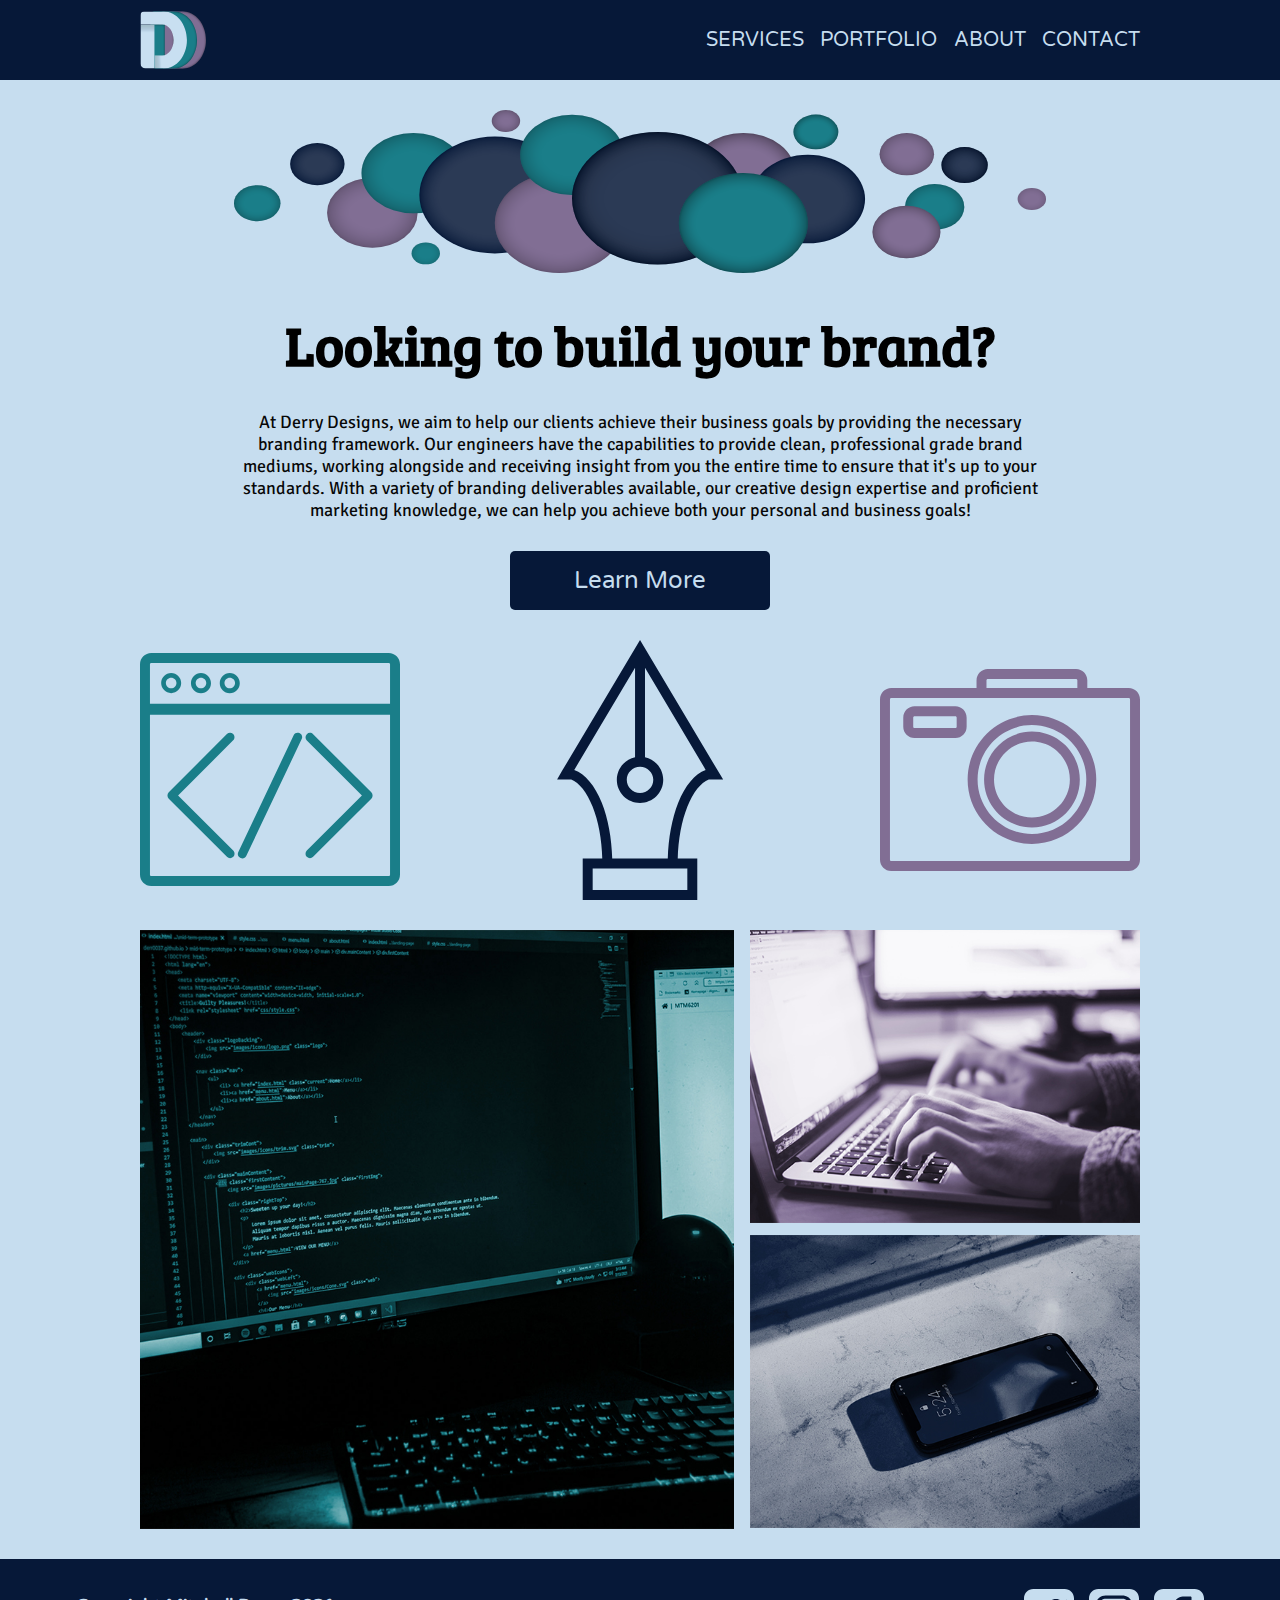
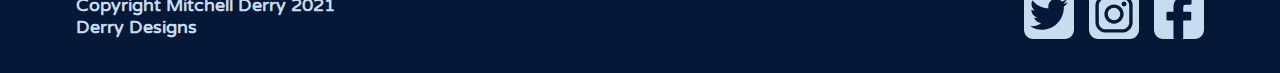
<file: index.html>
<!DOCTYPE html>
<html lang="en">
<head>
    <meta charset="UTF-8">
    <meta http-equiv="X-UA-Compatible" content="IE=edge">
    <meta name="viewport" content="width=
    , initial-scale=1.0">
    <title>Derry Designs!</title>
    <link rel="stylesheet" href="css/style.css">
    <link rel="preconnect" href="https://fonts.googleapis.com">
    <link rel="preconnect" href="https://fonts.gstatic.com" crossorigin>
    <link href="https://fonts.googleapis.com/css2?family=Bree+Serif&family=Signika+Negative&family=Varela+Round&display=swap" rel="stylesheet">
</head>
    <body>
        <header>
            <a href="index.html"><img src="images/Graphics/Logo.svg" alt="Logo" class="logo"></a>
            <nav>
                <ul>
                    <li><a href="services.html">SERVICES</a></li>
                    <li><a href="portfolio.html">PORTFOLIO</a></li>
                    <li><a href="about.html">ABOUT</a></li>
                    <li><a href="contact.html">CONTACT</a></li>
                </ul>
            </nav>
        </header>

        <main>
            <img src="images/Graphics/Graphic1.svg" alt="banner" class="banner">

            <div class="home-block-one">
                <h2>Looking to build your brand?</h2>
                <p>At Derry Designs, we aim to help our clients achieve their business goals by providing the necessary branding framework. Our engineers have the capabilities to provide clean, professional grade brand mediums, working alongside and receiving insight from you the entire time to ensure that it's up to your standards. With a variety of branding deliverables available, our creative design expertise and proficient marketing knowledge, we can help you achieve both your personal and business goals!
                </p>
                <a href="about.html" class="button">Learn More</a>
            </div>

            <div class="home-icons">
                <img src="images/Graphics/WebIcon.svg" alt="Web-dev icon">
                <img src="images/Graphics/PenIcon.svg" alt="Graphic design icon">
                <img src="images/Graphics/CameraIcon.svg" alt="Camera work icon">
            </div>

            <div class="home-img mb-img">
                <img src="images/Pictures/home-services-mb-750.jpg" alt="Computer coding" class="picture">
                <img src="images/Pictures/home-port-mb-750.jpg" alt="Typing on a laptop" class="picture">
                <img src="images/Pictures/home-contact-mb-750.jpg" alt="Cell phone on a ledge" class="picture">
            </div>

            <div class="home-img tb-img">
                <img src="images/Pictures/home-services-tb-450.jpg" alt="Computer coding" class="picture serv">
                <img src="images/Pictures/home-port-tb-450.jpg" alt="Typing on a laptop" class="picture port">
                <img src="images/Pictures/home-contact-tb-450.jpg" alt="Cell phone on a ledge" class="picture contact">
            </div>

            <div class="home-img dt-img">
                <img src="images/Pictures/home-services-dt-812.jpg" alt="Computer coding" class="picture serv">
                <img src="images/Pictures/home-port-dt-536.jpg" alt="Typing on a laptop" class="picture port">
                <img src="images/Pictures/home-contact-dt-536.jpg" alt="Cell phone on a ledge" class="picture contact">
            </div>            
        </main>

        <footer>
            <h4>Copyright Mitchell Derry 2021<br>
                Derry Designs</h4>

            <div class="social-icons">
                <a href="https://twitter.com/"><img src="images/Graphics/social-01.svg" alt="Twitter"></a>
                <a href="https://www.instagram.com/"><img src="images/Graphics/social-02.svg" alt="Instagram"></a>
                <a href="https://www.facebook.com/"><img src="images/Graphics/social-03.svg" alt="Facebook"></a>
            </div>
        </footer>
    </body>
</html>
</file>
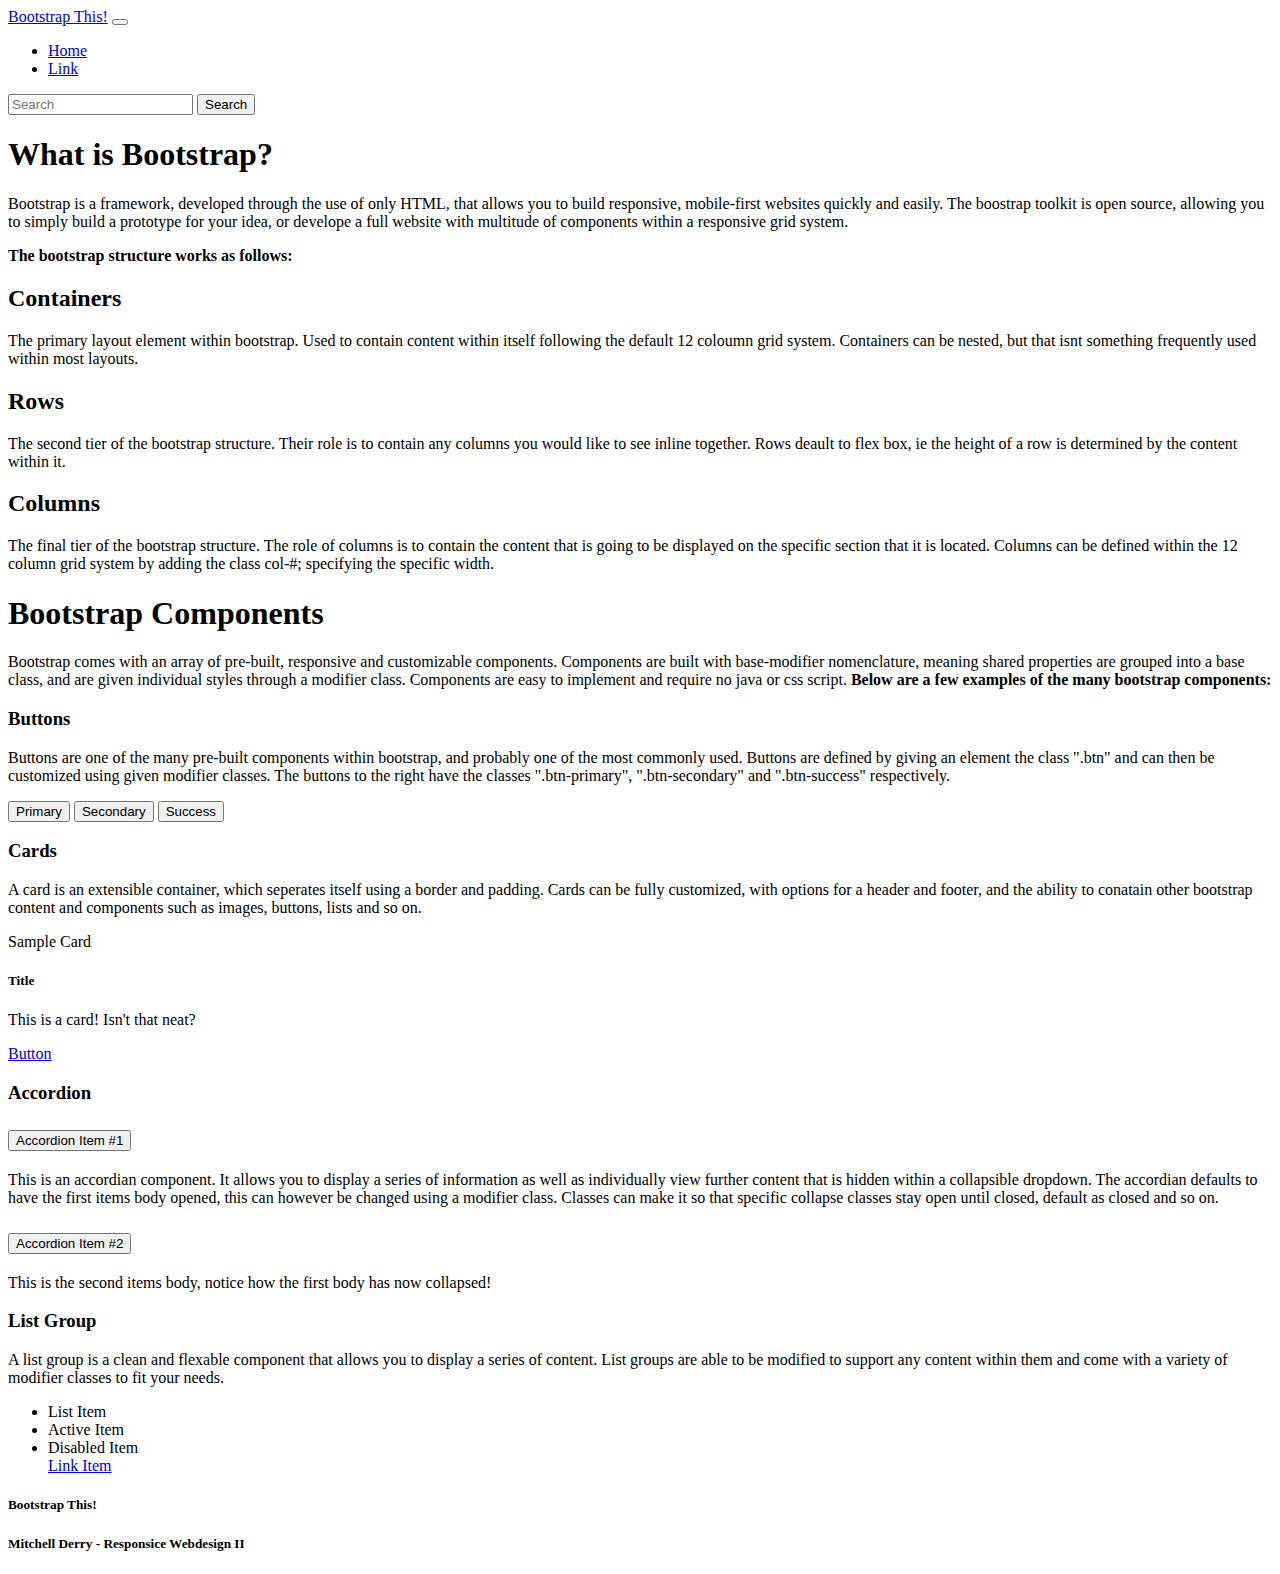
<file: bootstrap-this/index.html>
<!DOCTYPE html>
<html lang="en">
<head>
    <meta charset="UTF-8">
    <meta http-equiv="X-UA-Compatible" content="IE=edge">
    <meta name="viewport" content="width=device-width, initial-scale=1.0">
    <title>Bootstrap This!</title>
    <link href="https://cdn.jsdelivr.net/npm/bootstrap@5.0.2/dist/css/bootstrap.min.css" rel="stylesheet" integrity="sha384-EVSTQN3/azprG1Anm3QDgpJLIm9Nao0Yz1ztcQTwFspd3yD65VohhpuuCOmLASjC" crossorigin="anonymous">
</head>

<body>
    <nav class="navbar navbar-expand-lg navbar-light bg-light">
        <div class="container-fluid bg-light">
          <a class="navbar-brand" href="#">Bootstrap This!</a>
          <button class="navbar-toggler" type="button" data-bs-toggle="collapse" data-bs-target="#navbarSupportedContent" aria-controls="navbarSupportedContent" aria-expanded="false" aria-label="Toggle navigation">
            <span class="navbar-toggler-icon"></span>
          </button>
          <div class="collapse navbar-collapse" id="navbarSupportedContent">
            <ul class="navbar-nav me-auto mb-2 mb-lg-0">
              <li class="nav-item">
                <a class="nav-link active" aria-current="page" href="#">Home</a>
              </li>
              <li class="nav-item">
                <a class="nav-link" href="#">Link</a>
              </li>
            </ul>
            <form class="d-flex">
              <input class="form-control me-2" type="search" placeholder="Search" aria-label="Search">
              <button class="btn btn-outline-success" type="submit">Search</button>
            </form>
          </div>
        </div>
    </nav>
    <div class="container">
        <div class="row mt-3">
            <div class="offset-1 col-10 offset-lg-3 col-lg-6">
                <h1>What is Bootstrap?</h1>
                <p>Bootstrap is a framework, developed through the use of only HTML, that allows you to build responsive, mobile-first websites quickly and easily. The boostrap toolkit is open source, allowing you to simply build a prototype for your idea, or develope a full website with multitude of components within a responsive grid system.</p>
                <p><strong>The bootstrap structure works as follows:</strong></p>
            </div>
        </div>

        <div class="row text-center mb-3">
            <div class="offset-1 col-10 offset-md-0 col-md-6 col-lg-4">
                <h2>Containers</h2>
                <p>
                    The primary layout element within bootstrap. Used to contain content within itself following the default 12 coloumn grid system. Containers can be nested, but that isnt something frequently used within most layouts.
                </p>
            </div>
            <div class="offset-1 col-10 offset-md-0 col-md-6 col-lg-4">
                <h2>Rows</h2>
                <p>
                    The second tier of the bootstrap structure. Their role is to contain any columns you would like to see inline together. Rows deault to flex box, ie the height of a row is determined by the content within it.
                </p>
            </div>
            <div class="offset-1 col-10 offset-md-2 col-md-8 offset-lg-0 col-lg-4">
                <h2>Columns</h2>
                <p>
                    The final tier of the bootstrap structure. The role of columns is to contain the content that is going to be displayed on the specific section that it is located. Columns can be defined within the 12 column grid system by adding the class col-#; specifying the specific width.
                </p>
            </div>
        </div>

        <div class="row">
            <div class="col-10 offset-1">
                <h1>Bootstrap Components</h1>
                <p>Bootstrap comes with an array of pre-built, responsive and customizable components. Components are built with base-modifier nomenclature, meaning shared properties are grouped into a base class, and are given individual styles through a modifier class. Components are easy to implement and require no java or css script. <strong>Below are a few examples of the many bootstrap components:</strong></p>
            </div>
        </div>

        <div class="row mb-3">
            <div class="offset-1 col-6 col-lg-3">
                <h3>Buttons</h3>
                <p>
                    Buttons are one of the many pre-built components within bootstrap, and probably one of the most commonly used. Buttons are defined by giving an element the class ".btn" and can then be customized using given modifier classes. The buttons to the right have the classes ".btn-primary", ".btn-secondary" and ".btn-success" respectively.
                </p>
            </div>
            <div class="d-grid gap-3 col-4 col-lg-2 mt-3 mb-3">
                <button class="btn btn-primary">Primary</button>
                <button class="btn btn-secondary">Secondary</button>
                <button class="btn btn-success">Success</button>
            </div>
            <div class="offset-1 col-6 offset-lg-0 col-lg-3">
                <h3>Cards</h3>
                <p>
                    A card is an extensible container, which seperates itself using a border and padding. Cards can be fully customized, with options for a header and footer, and the ability to conatain other bootstrap content and components such as images, buttons, lists and so on.
                </p>
            </div>
            <div class="card col-4 col-lg-2 p-0 mt-3 mb-3">
                <div class="card-header">Sample Card</div>
                <div class="card-body">
                    <h5 class="card-title">Title</h5>
                    <p class="card-text">This is a card! Isn't that neat?</p>
                    <a href="#" class="btn btn-primary">Button</a>
                </div>
            </div>
        </div>

        <div class="row mb-3">
            <div class="offset-1 col-10 col-lg-5 mb-3">
                <h3>Accordion</h3>
                <div class="accordion" id="accordionExample">
                    <div class="accordion-item">
                      <h2 class="accordion-header" id="headingOne">
                        <button class="accordion-button" type="button" data-bs-toggle="collapse" data-bs-target="#collapseOne" aria-expanded="true" aria-controls="collapseOne">
                          Accordion Item #1
                        </button>
                      </h2>
                      <div id="collapseOne" class="accordion-collapse collapse show" aria-labelledby="headingOne" data-bs-parent="#accordionExample">
                        <div class="accordion-body">
                          This is an accordian component. It allows you to display a series of information as well as individually view further content that is hidden within a collapsible dropdown. The accordian defaults to have the first items body opened, this can however be changed using a modifier class. Classes can make it so that specific collapse classes stay open until closed, default as closed and so on.
                        </div>
                      </div>
                    </div>
                    <div class="accordion-item">
                      <h2 class="accordion-header" id="headingTwo">
                        <button class="accordion-button collapsed" type="button" data-bs-toggle="collapse" data-bs-target="#collapseTwo" aria-expanded="false" aria-controls="collapseTwo">
                          Accordion Item #2
                        </button>
                      </h2>
                      <div id="collapseTwo" class="accordion-collapse collapse" aria-labelledby="headingTwo" data-bs-parent="#accordionExample">
                        <div class="accordion-body">
                          This is the second items body, notice how the first body has now collapsed!
                        </div>
                      </div>
                    </div>
                  </div>
            </div>
            <div class=" offset-1 col-5 offset-lg-0 col-lg-3">
                <h3>List Group</h3>
                <p>A list group is a clean and flexable component that allows you to display a series of content. List groups are able to be modified to support any content within them and come with a variety of modifier classes to fit your needs.</p>
            </div>
            <div class="col-5 col-lg-2">
                <ul class="list-group">
                    <li class="list-group-item">List Item</li>
                    <li class="list-group-item active" aria-current="true"> Active Item</li>
                    <li class="list-group-item disabled">Disabled Item</li>
                    <a href="#" class="list-group-item">Link Item</a>
                </ul>
            </div>
        </div>
        <div class="row pt-3 pb-3 bg-dark text-light">
            <div class="col-12">
                <h5>Bootstrap This!</h5>
                <h5>Mitchell Derry - Responsice Webdesign II</h5>
            </div>
        </div>
    </div>
    <script src="https://cdn.jsdelivr.net/npm/bootstrap@5.0.2/dist/js/bootstrap.bundle.min.js" integrity="sha384-MrcW6ZMFYlzcLA8Nl+NtUVF0sA7MsXsP1UyJoMp4YLEuNSfAP+JcXn/tWtIaxVXM" crossorigin="anonymous"></script>
</body>
</html>
</file>
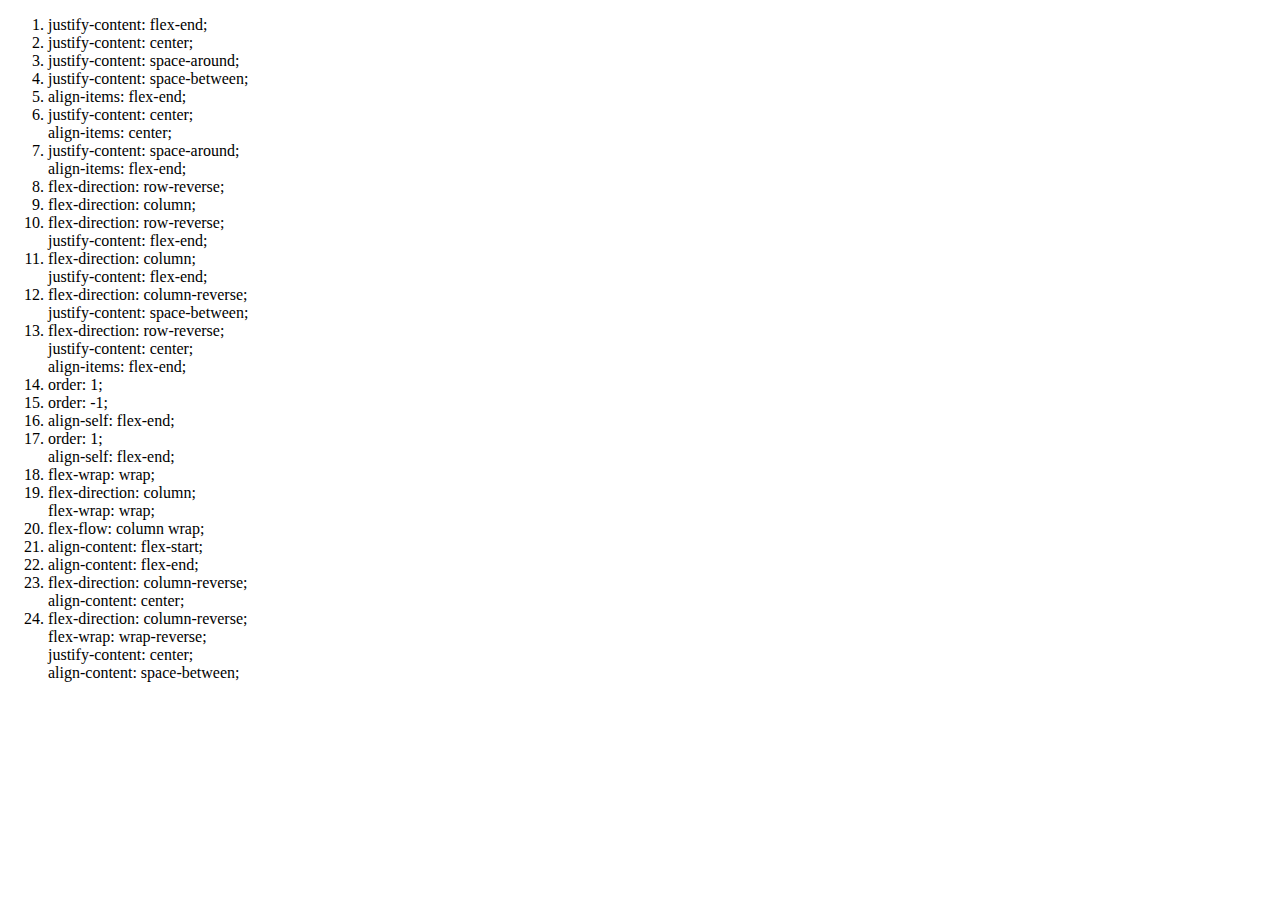
<file: flexbox-froggies/index.html>
<!DOCTYPE html>
<html lang="en">
<head>
    <meta charset="UTF-8">
    <meta http-equiv="X-UA-Compatible" content="IE=edge">
    <meta name="viewport" content="width=device-width, initial-scale=1.0">
    <title>Flexbox Froggies</title>
</head>
<body>
    <ol>
        <li>
            justify-content: flex-end;
        </li>
        <li>
            justify-content: center;
        </li>
        <li>
            justify-content: space-around;
        </li>
        <li>
            justify-content: space-between;
        </li>
        <li>
            align-items: flex-end;
        </li>
        <li>
            justify-content: center; <br>
            align-items: center;
        </li>
        <li>
            justify-content: space-around; <br>
            align-items: flex-end;
        </li>
        <li>
            flex-direction: row-reverse;
        </li>
        <li>
            flex-direction: column;
        </li>
        <li>
            flex-direction: row-reverse; <br>
            justify-content: flex-end; 
        </li>
        <li>
            flex-direction: column; <br>
            justify-content: flex-end;
        </li>
        <li>
            flex-direction: column-reverse; <br>
            justify-content: space-between;
        </li>
        <li>
            flex-direction: row-reverse; <br>
            justify-content: center; <br>
            align-items: flex-end;
        </li>
        <li>
            order: 1;
        </li>
        <li>
            order: -1;
        </li>
        <li>
            align-self: flex-end;
        </li>
        <li>
            order: 1; <br>
            align-self: flex-end;
        </li>
        <li>
            flex-wrap: wrap;
        </li>
        <li>
            flex-direction: column; <br>
            flex-wrap: wrap;
        </li>
        <li>
            flex-flow: column wrap;
        </li>
        <li>
            align-content: flex-start;
        </li>
        <li>
            align-content: flex-end;
        </li>
        <li>
            flex-direction: column-reverse; <br>
            align-content: center;
        </li>
        <li>
            flex-direction: column-reverse; <br>
            flex-wrap: wrap-reverse; <br>
            justify-content: center; <br>
            align-content: space-between;
        </li>
    </ol>
</body>
</html>
</file>
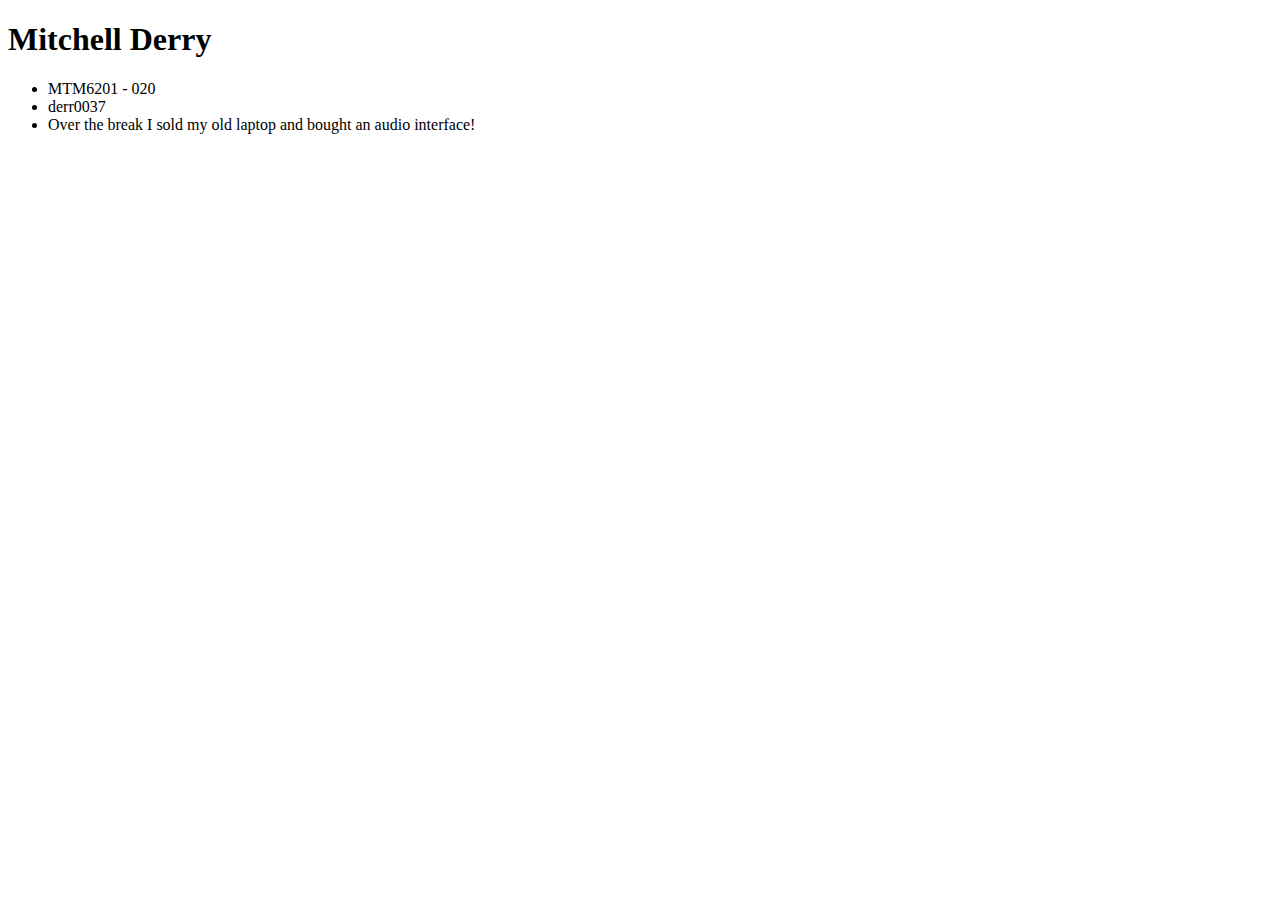
<file: github-pages/index.html>
<!DOCTYPE html>
<html lang="en">
<head>
    <meta charset="UTF-8">
    <meta http-equiv="X-UA-Compatible" content="IE=edge">
    <meta name="viewport" content="width=device-width, initial-scale=1.0">
    <title>Github Pages</title>
</head>
<body>
    <h1>Mitchell Derry</h1>
    <ul>
        <li>MTM6201 - 020</li>
        <li>derr0037</li>
        <li>Over the break I sold my old laptop and bought an audio interface!</li>
    </ul>
</body>
</html>
</file>
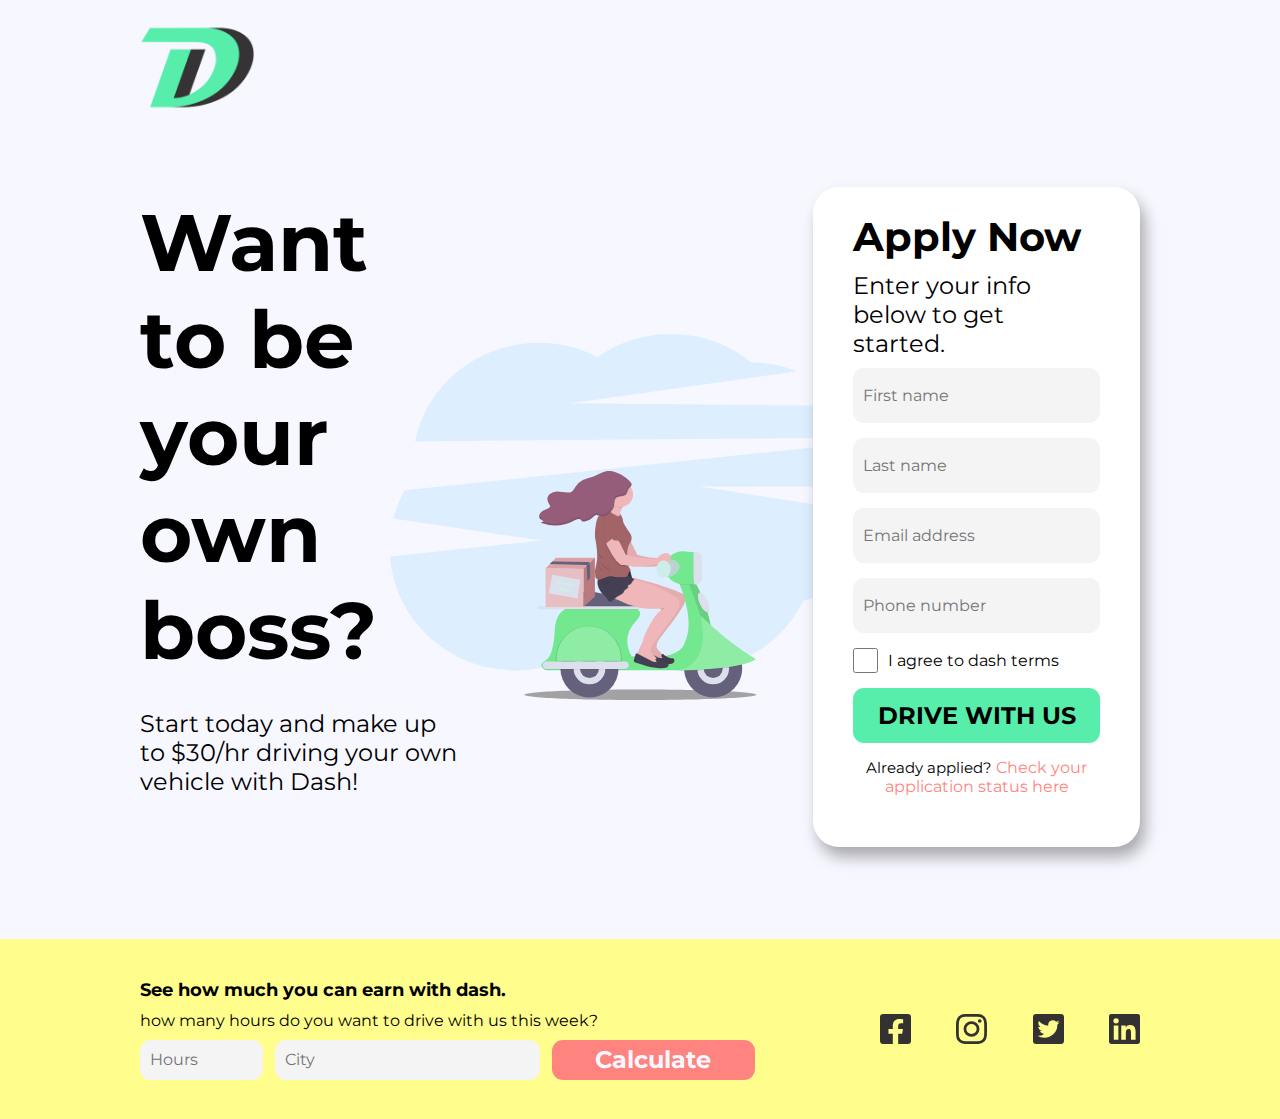
<file: landing-page/index.html>
<!DOCTYPE html>
<html lang="en">
<head>
    <meta charset="UTF-8">
    <meta http-equiv="X-UA-Compatible" content="IE=edge">
    <meta name="viewport" content="width=device-width, initial-scale=1.0">
    <title>Landing Page</title>
    <link rel="stylesheet" href="style.css">
    <link rel="preconnect" href="https://fonts.gstatic.com">
    <link href="https://fonts.googleapis.com/css2?family=Montserrat:wght@400;700&display=swap" rel="stylesheet">
</head>
<body>
    <header>
        <img src="images/logo/logo.png" alt="Dash Logo">
    </header>
    <main>

        <div class="text">
        <h1>Want to be your own boss?</h1>
        <h3>Start today and make up to $30/hr driving your own vehicle with Dash!</h3>
        </div>

        <img src="images/bg-image/scooter.svg" alt="Person on a scooter scalable graphic">

        <div class="apply-box">

            <h2>Apply Now</h2>

            <h3>Enter your info below.</h3>

            <h3>Enter your info below to get started.</h3>
            
            <form class="apply-form">
                <input type="text" placeholder="First name">
                <input type="text" placeholder="Last name">
                <input type="text" placeholder="Email address">
                <input type="text" placeholder="Phone number">
                <div class="checklabel">
                    <input type="checkbox" id="checkbox" class="checkbox">
                    <label for="checkbox">I agree to dash terms</label>
                </div>
                <button type="submit">DRIVE WITH US</button>
            </form>

            <p>Already applied? <a>Check your application status here</a> </p>
            
        </div>
    </main>
    <footer>
        <div class="content">
            <div class="left">
                <h4>See how much you can earn with dash.</h4>
                <p>how many hours do you want to drive with us this week?</p>
                <form>
                <input type="text" class="hours" placeholder="Hours">
                <input type="text" class="city" placeholder="City">
                <button type="submit" class="calc">Calculate</button>
                </form>
            </div>
            <div class="icons right">
                <img src="images/icons/facebook.svg" alt="Facebook scalable graphic">
                <img src="images/icons/instagram.svg" alt="Instagram scalable graphic">
                <img src="images/icons/twitter.svg" alt="Twitter scalable graphic">
                <img src="images/icons/linkedin.svg" alt="Linkedin scalable graphic">
            </div>
        </div>
    </footer>
</body>
</html>
</file>
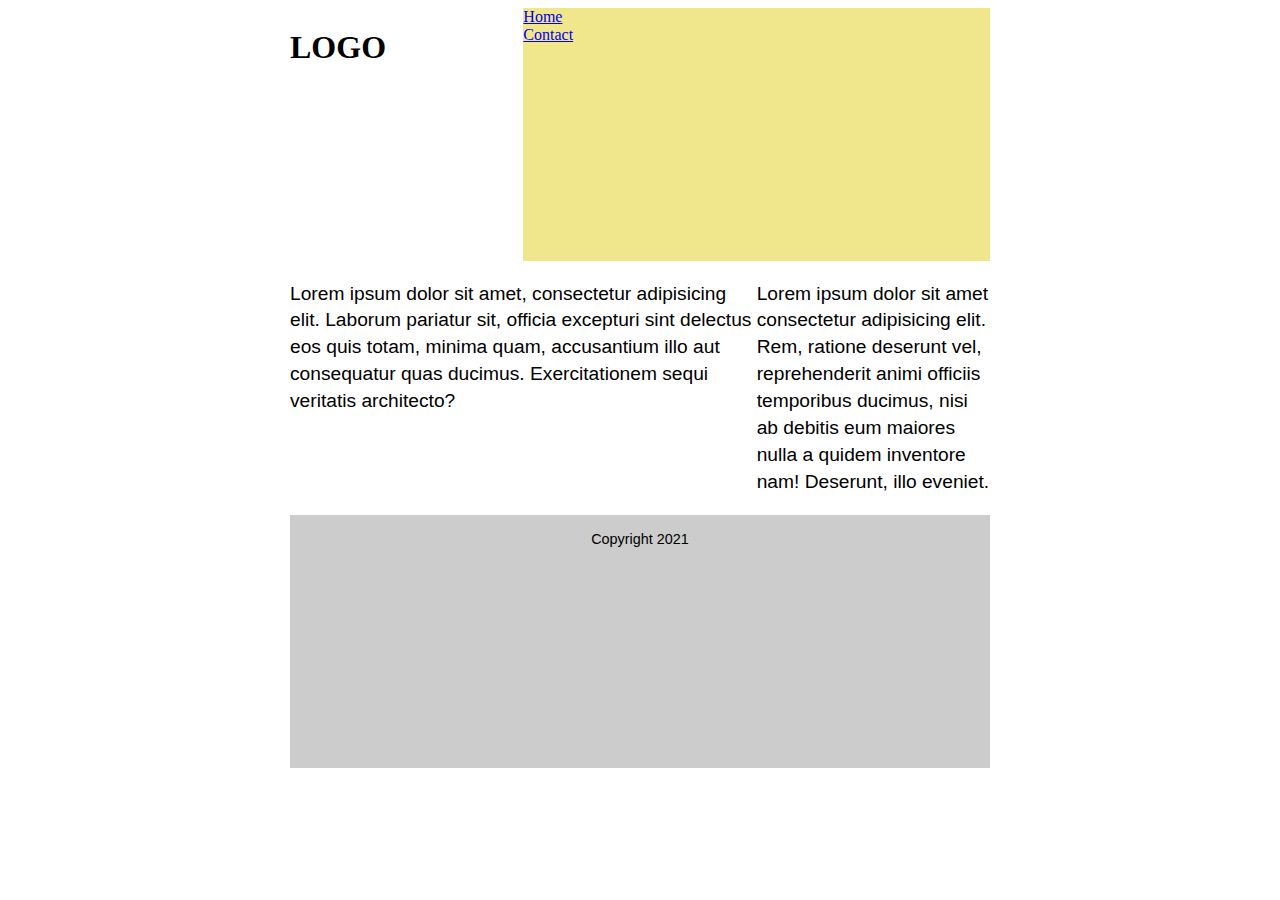
<file: media-grid/index.html>
<!DOCTYPE html>
<html lang="en">
<head>
    <meta charset="UTF-8">
    <meta http-equiv="X-UA-Compatible" content="IE=edge">
    <meta name="viewport" content="width=device-width, initial-scale=1.0">
    <title>Css Grid with Media Queries</title>
    <link rel="stylesheet" href="css/styles.css"
</head>
<body>
    <div class="grid">
        <div class="logo">
            <h1>LOGO</h1>
        </div>
        <nav>
            <a href="#">Home</a>
            <a href="#">Contact</a>
        </nav>
        <main>
            <p>
                Lorem ipsum dolor sit amet, consectetur adipisicing elit. Laborum pariatur sit, officia excepturi sint delectus eos quis totam, minima quam, accusantium illo aut consequatur quas ducimus. Exercitationem sequi veritatis architecto?
            </p>
        </main>
        <section class="sidebar">
            <p>
                Lorem ipsum dolor sit amet consectetur adipisicing elit. Rem, ratione deserunt vel, reprehenderit animi officiis temporibus ducimus, nisi ab debitis eum maiores nulla a quidem inventore nam! Deserunt, illo eveniet.
            </p>
        </section>
        <footer>
            <p>Copyright 2021</p>
        </footer>
    </div>
</body>

</html>
</file>
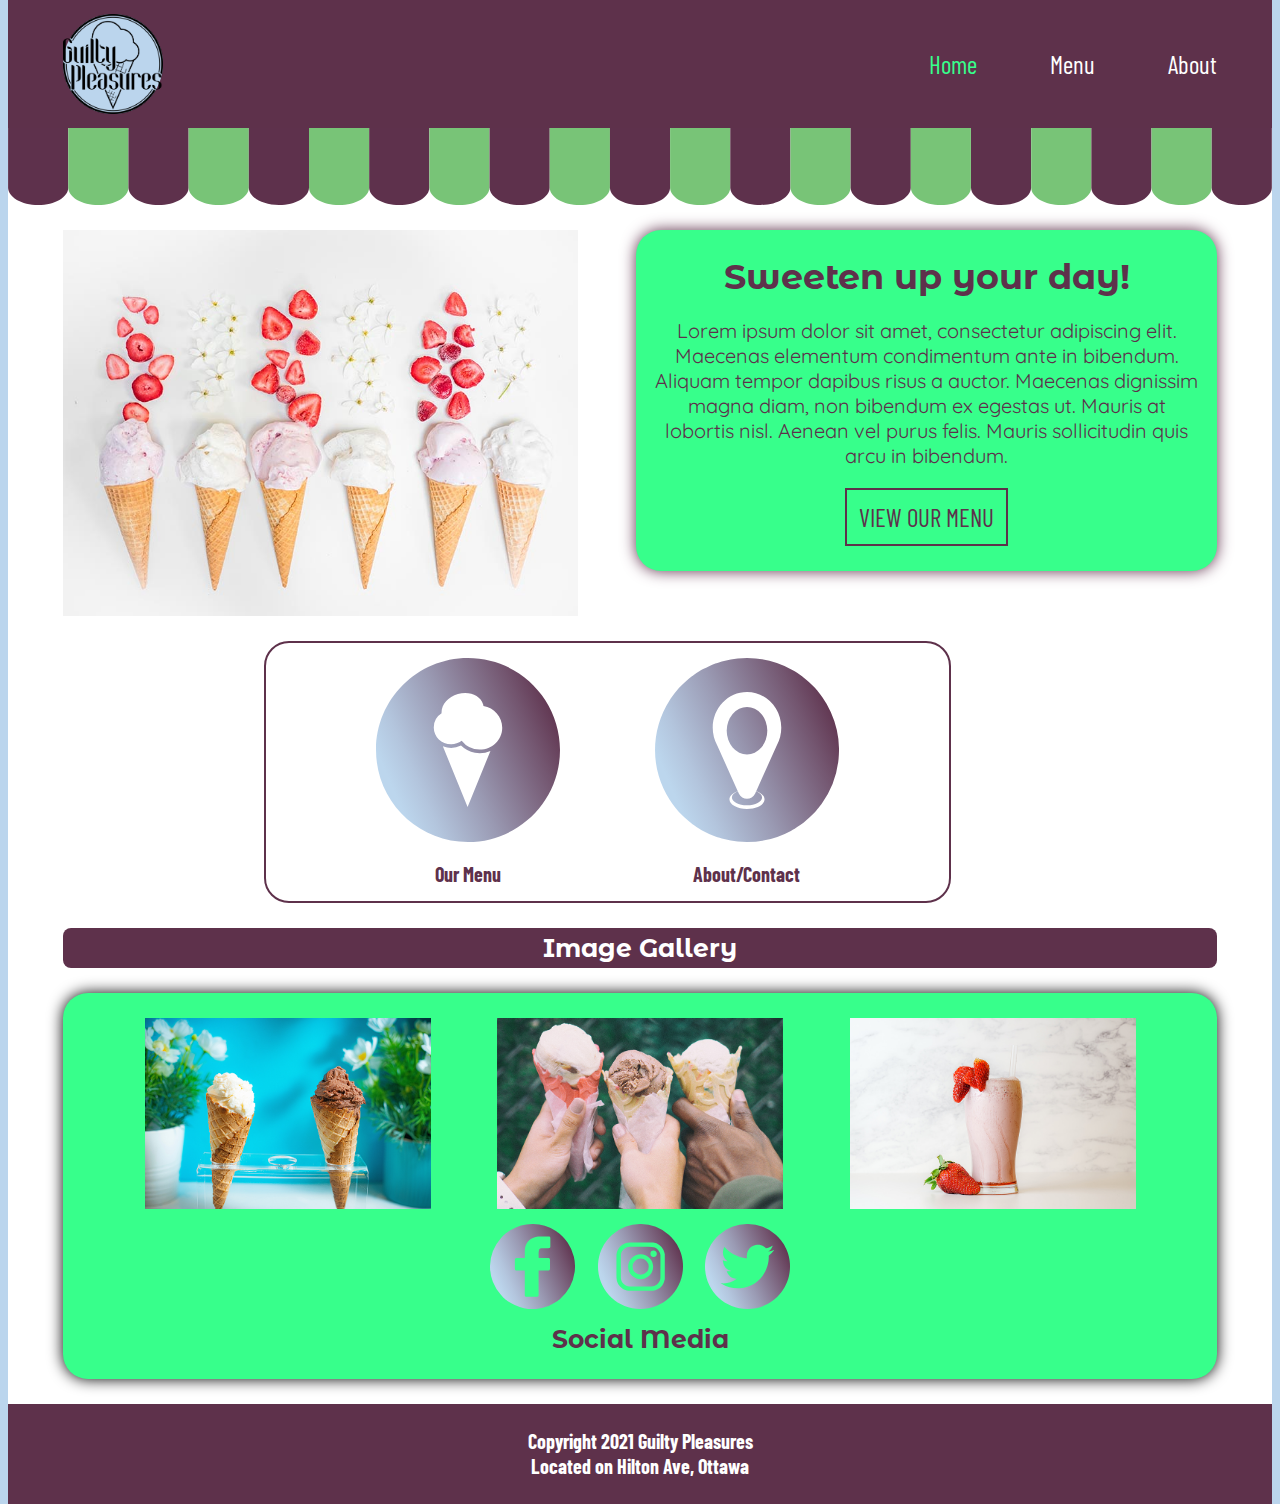
<file: mid-term-prototype/index.html>
<!DOCTYPE html>
<html lang="en">
<head>
    <meta charset="UTF-8">
    <meta http-equiv="X-UA-Compatible" content="IE=edge">
    <meta name="viewport" content="width=device-width, initial-scale=1.0">
    <title>Guilty Pleasures!</title>
    <link rel="stylesheet" href="css/style.css">
    <link rel="preconnect" href="https://fonts.googleapis.com">
    <link rel="preconnect" href="https://fonts.gstatic.com" crossorigin>
    <link href="https://fonts.googleapis.com/css2?family=Barlow+Condensed&family=Montserrat+Alternates:wght@500&family=Quicksand&display=swap" rel="stylesheet">
</head>
<body>
    <header>
        <div class="logoBacking">
            <img src="images/icons/logo.png" class="logo" alt="Brand Logo">
        </div>

        <nav class="nav">
            <ul>
                <li> <a href="index.html" class="current">Home</a></li>
                <li><a href="menu.html">Menu</a></li>
                <li><a href="about.html">About</a></li>
            </ul>
        </nav>
    </header>

    <main>
        <div class="trimCont">
            <img src="images/icons/trim.svg" class="trim" alt="Svg trim for header">
        </div>

        <div class="mainContent">
            <div class="firstContent">
                <img src="images/pictures/mainPage-767.jpg" class="firstImg" alt="Starwberry icecream cones on a white background">
    
                <div class="rightTop">
                    <h2>Sweeten up your day!</h2>
                    <p>
                        Lorem ipsum dolor sit amet, consectetur adipiscing elit. Maecenas elementum condimentum ante in bibendum. 
                        Aliquam tempor dapibus risus a auctor. Maecenas dignissim magna diam, non bibendum ex egestas ut. 
                        Mauris at lobortis nisl. Aenean vel purus felis. Mauris sollicitudin quis arcu in bibendum.
                    </p>
                    <a href="menu.html">VIEW OUR MENU</a>
                </div>

                <div class="webIcons">
                    <div class="webLeft">
                        <a href="menu.html">
                            <img src="images/icons/Cone.svg" class="web">
                        </a>
                        <h4>Our Menu</h4>
                    </div>
        
                    <div class="webRight">
                        <a href="about.html">
                            <img src="images/icons/Map.svg" class="web">
                        </a>
                        <h4>About/Contact</h4>
                    </div>
                </div>
            </div>
    
            <div class="title">
                <h3>Image Gallery</h3>
            </div>
    
            <div class="gallery">
                <div class="galImages">
                    <img src="images/pictures/iceCreamBlue-767.jpg" class="galOne">
                    <img src="images/pictures/holding-767.jpg" class="galTwo">
                    <img src="images/pictures/milkshake-767.jpg" class="galThree">
                </div>
                <div class="socialIcons">
                    <img src="images/icons/fb_icon.svg" class="social">
                    <img src="images/icons/ig_icon.svg" class="social">
                    <img src="images/icons/twt_icon.svg" class="social">
                </div>
                <h3>Social Media</h3>
            </div>
        </div>

    </main>

    <footer>
        <h5>Copyright 2021 Guilty Pleasures<br>Located on Hilton Ave, Ottawa</h5>
    </footer>
</body>
</html>
</file>
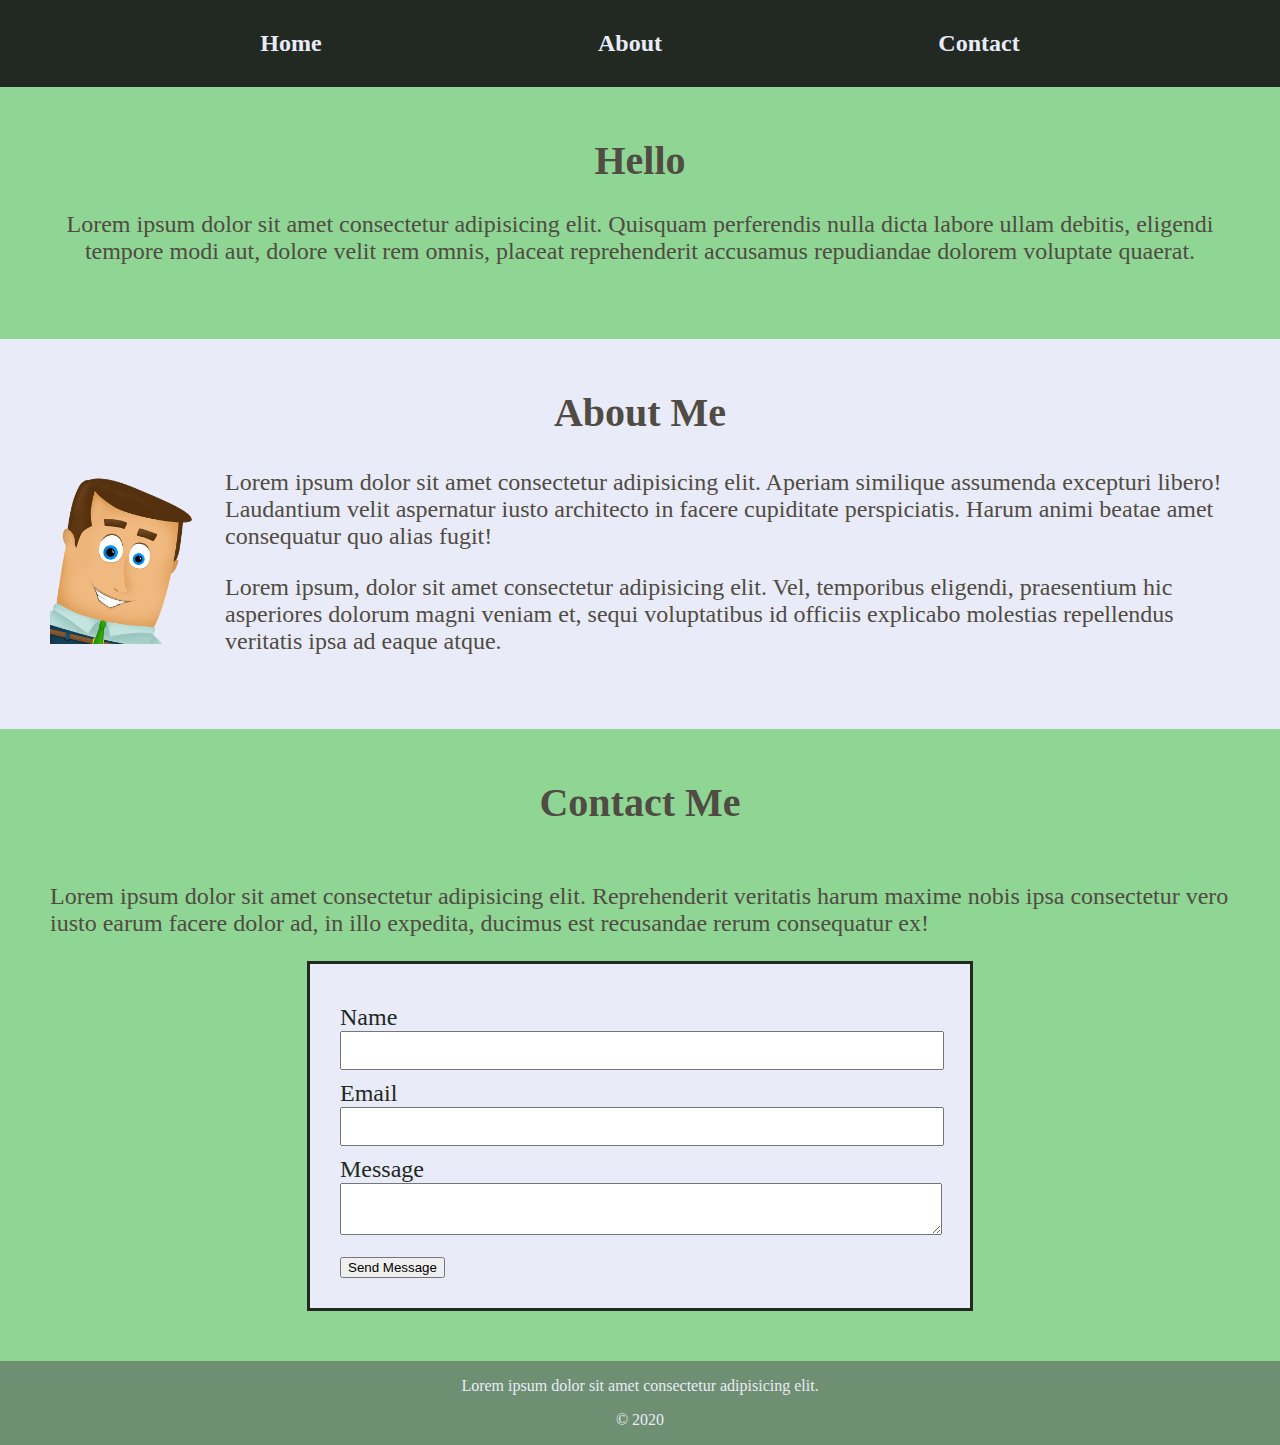
<file: mtm6201-page-redesign-master/index.html>
<!DOCTYPE html>
<html lang="en">

<head>
  <meta charset="UTF-8">
  <meta name="viewport" content="width=device-width, initial-scale=1.0">
  <meta http-equiv="X-UA-Compatible" content="ie=edge">
  <title>Page Redesign</title>
  <link rel="stylesheet" href="style.css">
  <link rel="stylesheet" href="base.css">
</head>

<body>
  <nav id="nav" class="nav">
    <a class="nav-link" href="#home">Home</a>
    <a class="nav-link" href="#about">About</a>
    <a class="nav-link" href="#contact">Contact</a>
  </nav>
  <main id="main" class="main">
    <section id="home" class="home">
      <h1 class="page-title">Hello</h1>
      <p>Lorem ipsum dolor sit amet consectetur adipisicing elit. Quisquam perferendis nulla dicta labore ullam debitis,
        eligendi tempore modi aut, dolore velit rem omnis, placeat reprehenderit accusamus repudiandae dolorem voluptate
        quaerat.</p>
    </section>
    <section id="about" class="about">
      <h2 class="section-title">About Me</h2>
      <img class="about-image" src="images/businessman.png" alt="Businessman">
      <p>Lorem ipsum dolor sit amet consectetur adipisicing elit. Aperiam similique assumenda excepturi libero!
        Laudantium velit aspernatur iusto architecto in facere cupiditate perspiciatis. Harum animi beatae amet
        consequatur quo alias fugit!</p>
      <p>Lorem ipsum, dolor sit amet consectetur adipisicing elit. Vel, temporibus eligendi, praesentium hic asperiores
        dolorum magni veniam et, sequi voluptatibus id officiis explicabo molestias repellendus veritatis ipsa ad eaque
        atque.</p>
    </section>
    <section id="contact" class="contact">
      <h2 class="section-title">Contact Me</h2>
      <p>Lorem ipsum dolor sit amet consectetur adipisicing elit. Reprehenderit veritatis harum maxime nobis ipsa
        consectetur vero iusto earum facere dolor ad, in illo expedita, ducimus est recusandae rerum consequatur ex!</p>
      <form class="contact-form">
        <div class="contact-form-section">
          <label class="contact-form-label">Name</label>
          <input class="contact-form-input" type="text">
        </div>
        <div class="contact-form-section">
          <label class="contact-form-label">Email</label>
          <input class="contact-form-input" type="email">
        </div>
        <div class="contact-form-section">
          <label class="contact-form-label">Message</label>
          <textarea class="contact-form-input"></textarea>
        </div>
        <button type="submit">Send Message</button>
      </form>
    </section>
  </main>
  <footer>
    <p>Lorem ipsum dolor sit amet consectetur adipisicing elit.</p>
    <p>&copy; 2020</p>
  </footer>
</body>

</html>
</file>
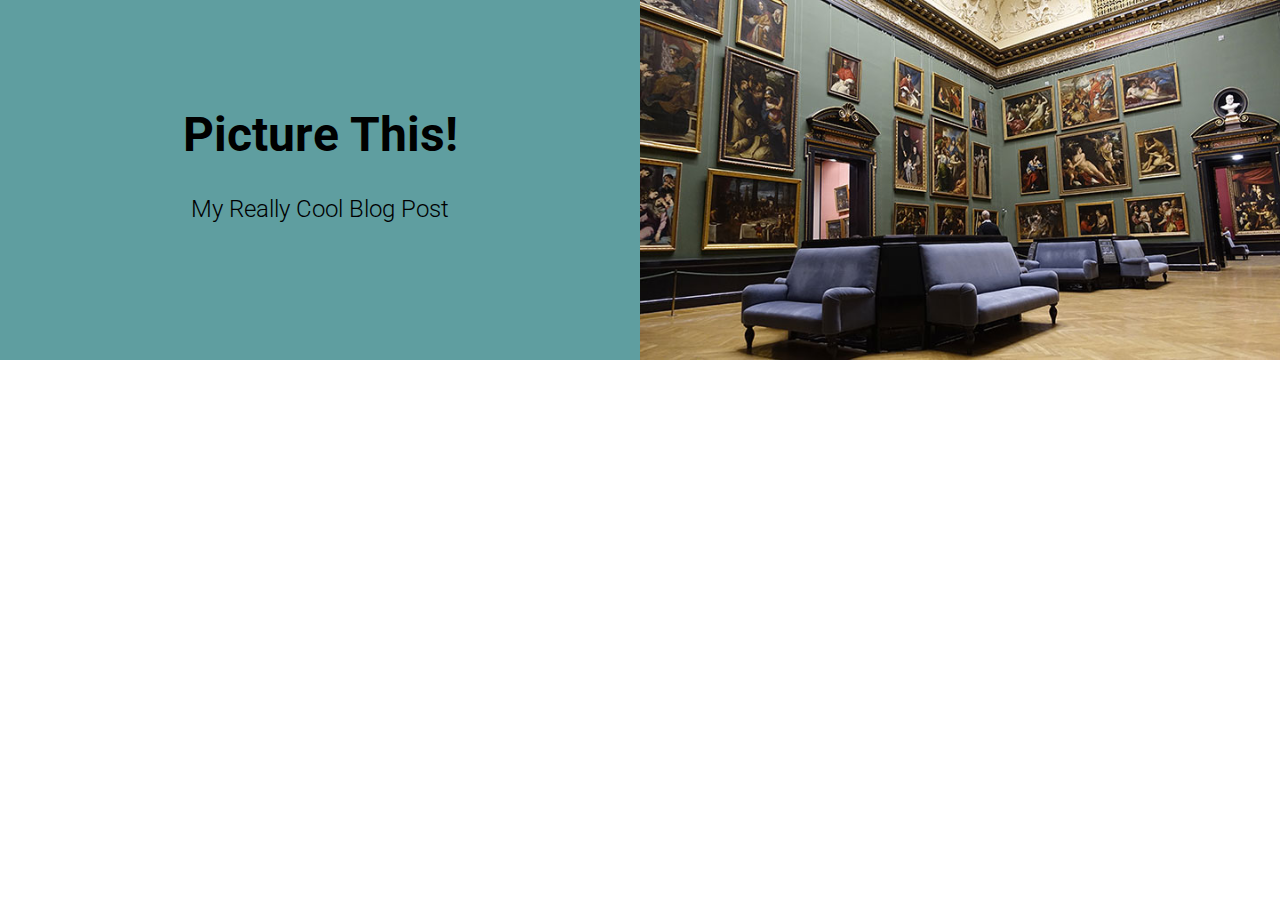
<file: picture-this/index.html>
<!DOCTYPE html>
<html lang="en">

<head>
  <meta charset="UTF-8">
  <meta name="viewport" content="width=device-width, initial-scale=1.0">
  <meta http-equiv="X-UA-Compatible" content="ie=edge">
  <title>Picture This!</title>
  <link rel="stylesheet" href="style.css">
</head>

<body>
  <header class="header">
    <div class="title">
      <h1>Picture This!</h1>
      <h4>My Really Cool Blog Post</h4>
    </div>
    <img 
      srcset="images/museum-320.jpg 320w,
              images/museum-480.jpg 480w,
              images/museum-720.jpg 720w,
              images/museum-960.jpg 960w"
      sizes="(min-width: 960px) 50vw, 100vw"
      src="images/museum-960.jpg" 
      alt="Paintings in a museum">
  </header>
</body>

</html>
</file>
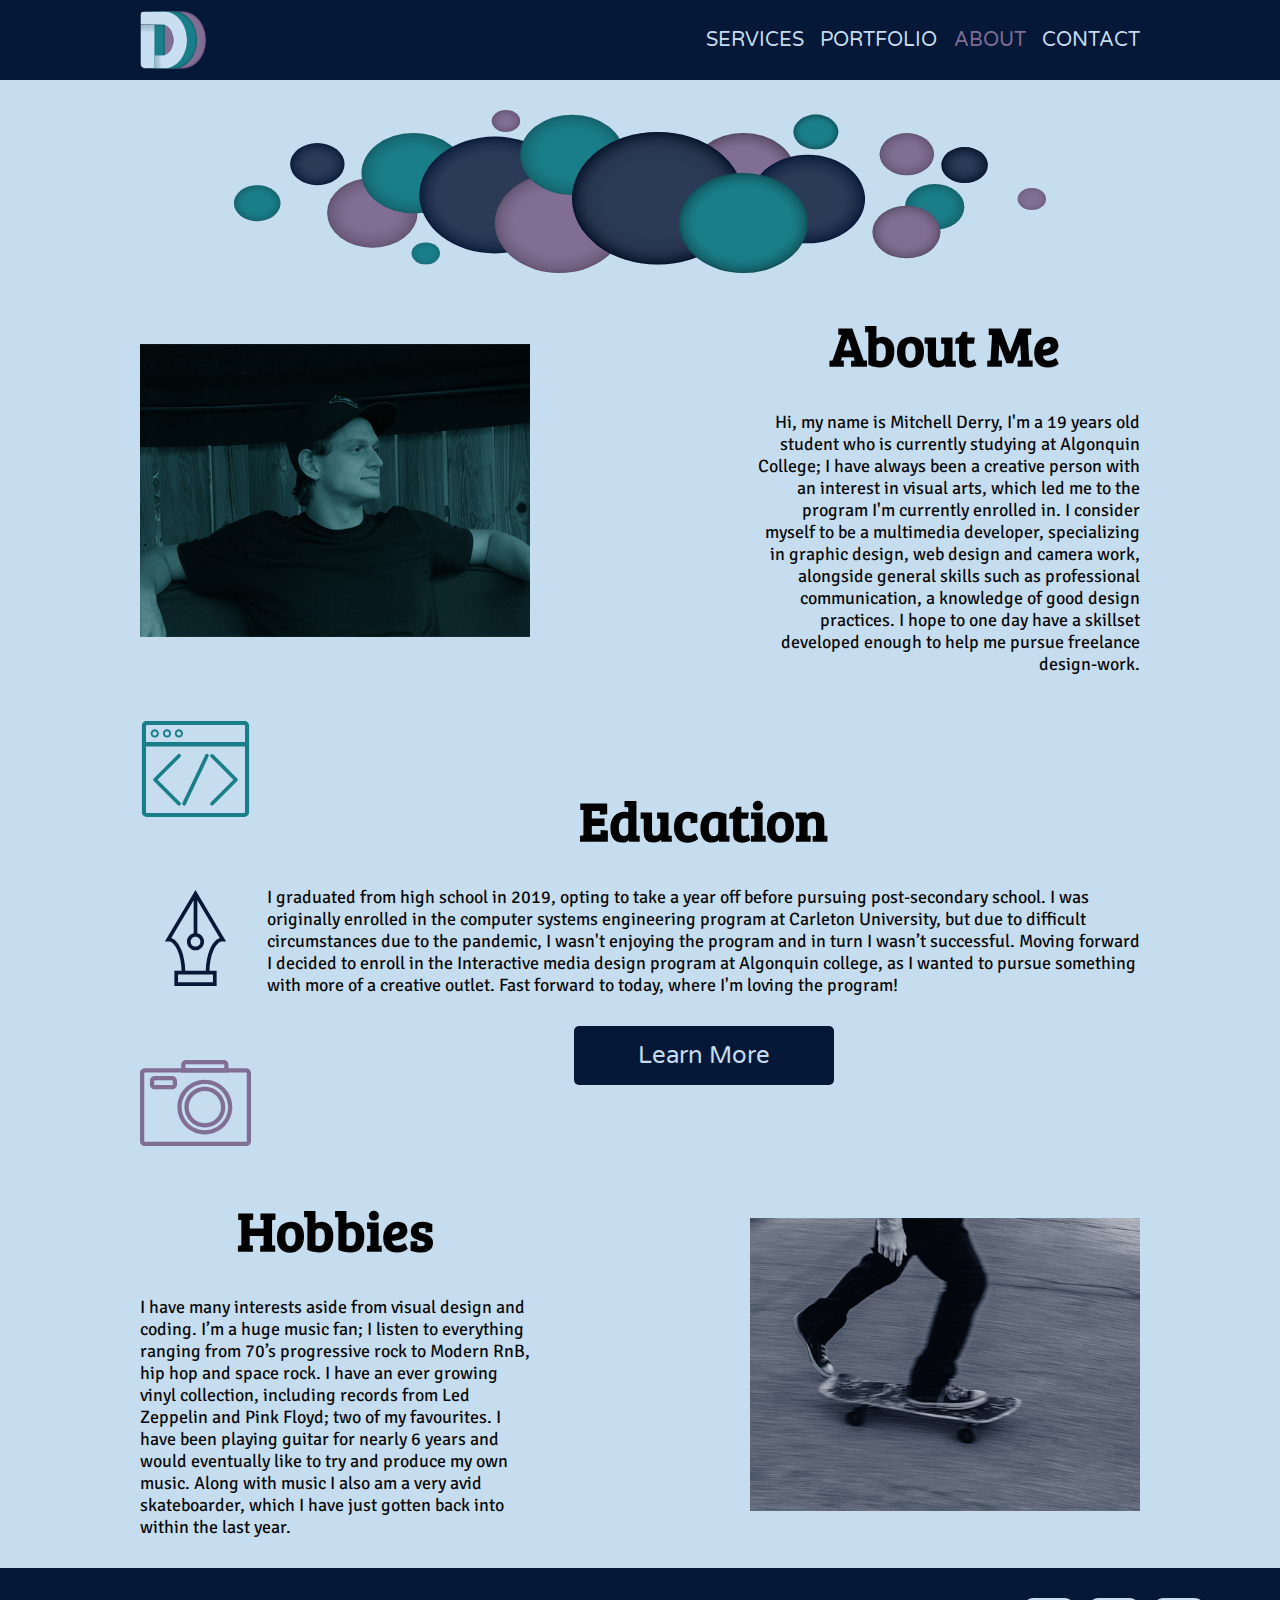
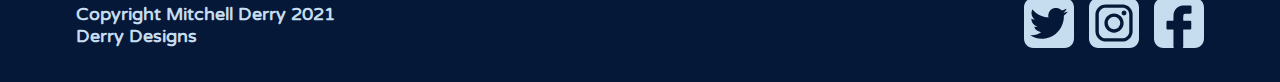
<file: about.html>
<!DOCTYPE html>
<html lang="en">
<head>
    <meta charset="UTF-8">
    <meta http-equiv="X-UA-Compatible" content="IE=edge">
    <meta name="viewport" content="width=
    , initial-scale=1.0">
    <title>Derry Designs!</title>
    <link rel="stylesheet" href="css/style.css">
    <link rel="preconnect" href="https://fonts.gstatic.com" crossorigin>
    <link href="https://fonts.googleapis.com/css2?family=Bree+Serif&family=Signika+Negative&family=Varela+Round&display=swap" rel="stylesheet">
</head>
    <body>
        <header>
            <a href="index.html"><img src="images/Graphics/Logo.svg" alt="Logo" class="logo"></a>
            <nav>
                <ul>
                    <li><a href="services.html">SERVICES</a></li>
                    <li><a href="portfolio.html">PORTFOLIO</a></li>
                    <li><a href="about.html" class="current">ABOUT</a></li>
                    <li><a href="contact.html">CONTACT</a></li>
                </ul>
            </nav>
        </header>

        <main>
            <img src="images/Graphics/Graphic1.svg" alt="banner" class="banner">

            <h2 class="tb-title about-title">About Me</h2>

            <div class="about-me">
                <img src="images/Pictures/abt-headshot-dt-536.jpg" alt="Headshot of Mitchell Derry" class="dt-img picture">

                <div class="abt-content">
                    <h2 class="mb-title">About Me</h2>
                    <img src="images/Pictures/abt-headshot-mb-750.jpg" alt="Headshot of Mitchell Derry" class="mb-img picture">
                    <img src="images/Pictures/abt-headshot-tb-450.jpg" alt="Headshot of Mitchell Derry" class="tb-img picture">
                    <p>Hi, my name is Mitchell Derry, I'm a 19 years old student who is currently studying at Algonquin College; I have always been a creative person with an interest in visual arts, which led me to the program I'm currently enrolled in. I consider myself to be a multimedia developer, specializing in graphic design, web design and camera work, alongside general skills such as professional communication, a knowledge of good design practices. I hope to one day have a skillset developed enough  to help me pursue freelance design-work.
                    </p>
                </div>
            </div>

            <div class="about-edu">
                <div class="about-icons">
                    <img src="images/Graphics/WebIcon.svg" alt="Web-dev icon">
                    <img src="images/Graphics/PenIcon.svg" alt="Graphic design icon">
                    <img src="images/Graphics/CameraIcon.svg" alt="Camera work icon">
                </div>
                
                <div class="edu-content">
                    <h2>Education</h2>
                    <p>I graduated from high school in 2019, opting to take a year off before pursuing post-secondary school. I was originally enrolled in the computer systems engineering program at Carleton University, but due to difficult circumstances due to the pandemic, I wasn't enjoying the program and in turn I wasn’t successful. Moving forward I decided to enroll in the Interactive media design program at Algonquin college, as I wanted to pursue something with more of a creative outlet. Fast forward to today, where I'm loving the program!
                    </p>
                    <a href="services.html" class="button">Learn More</a>
                </div>
            </div>

            <div class="about-hobbies">
                
                <div class="hob-content">
                    <h2>Hobbies</h2>
                    <img src="images/Pictures/abt-skate-mb-750.jpg" alt="Person riding a skateboard" class="mb-img picture">
                    <p>I have many interests aside from visual design and coding. I’m a huge music fan; I listen to everything ranging from 70’s progressive rock to Modern RnB, hip hop and space rock. I have an ever growing vinyl collection, including records from Led Zeppelin and Pink Floyd; two of my favourites. I have been playing guitar for nearly 6 years and would eventually like to try and produce my own music. Along with music I also am a very avid skateboarder, which I have just gotten back into within the last year.
                    </p>
                </div>

                <img src="images/Pictures/abt-skate-tb-450.jpg" alt="Person riding a skateboard" class="tb-img picture">
                <img src="images/Pictures/abt-skate-dt-536.jpg" alt="Person riding a skateboard" class="dt-img picture">
            </div>

        </main>

        <footer>
            <h4>Copyright Mitchell Derry 2021<br>
                Derry Designs</h4>

            <div class="social-icons">
                <a href="https://twitter.com/"><img src="images/Graphics/social-01.svg" alt="Twitter"></a>
                <a href="https://www.instagram.com/"><img src="images/Graphics/social-02.svg" alt="Instagram"></a>
                <a href="https://www.facebook.com/"><img src="images/Graphics/social-03.svg" alt="Facebook"></a>
            </div>
        </footer>
    </body>
</html>
</file>
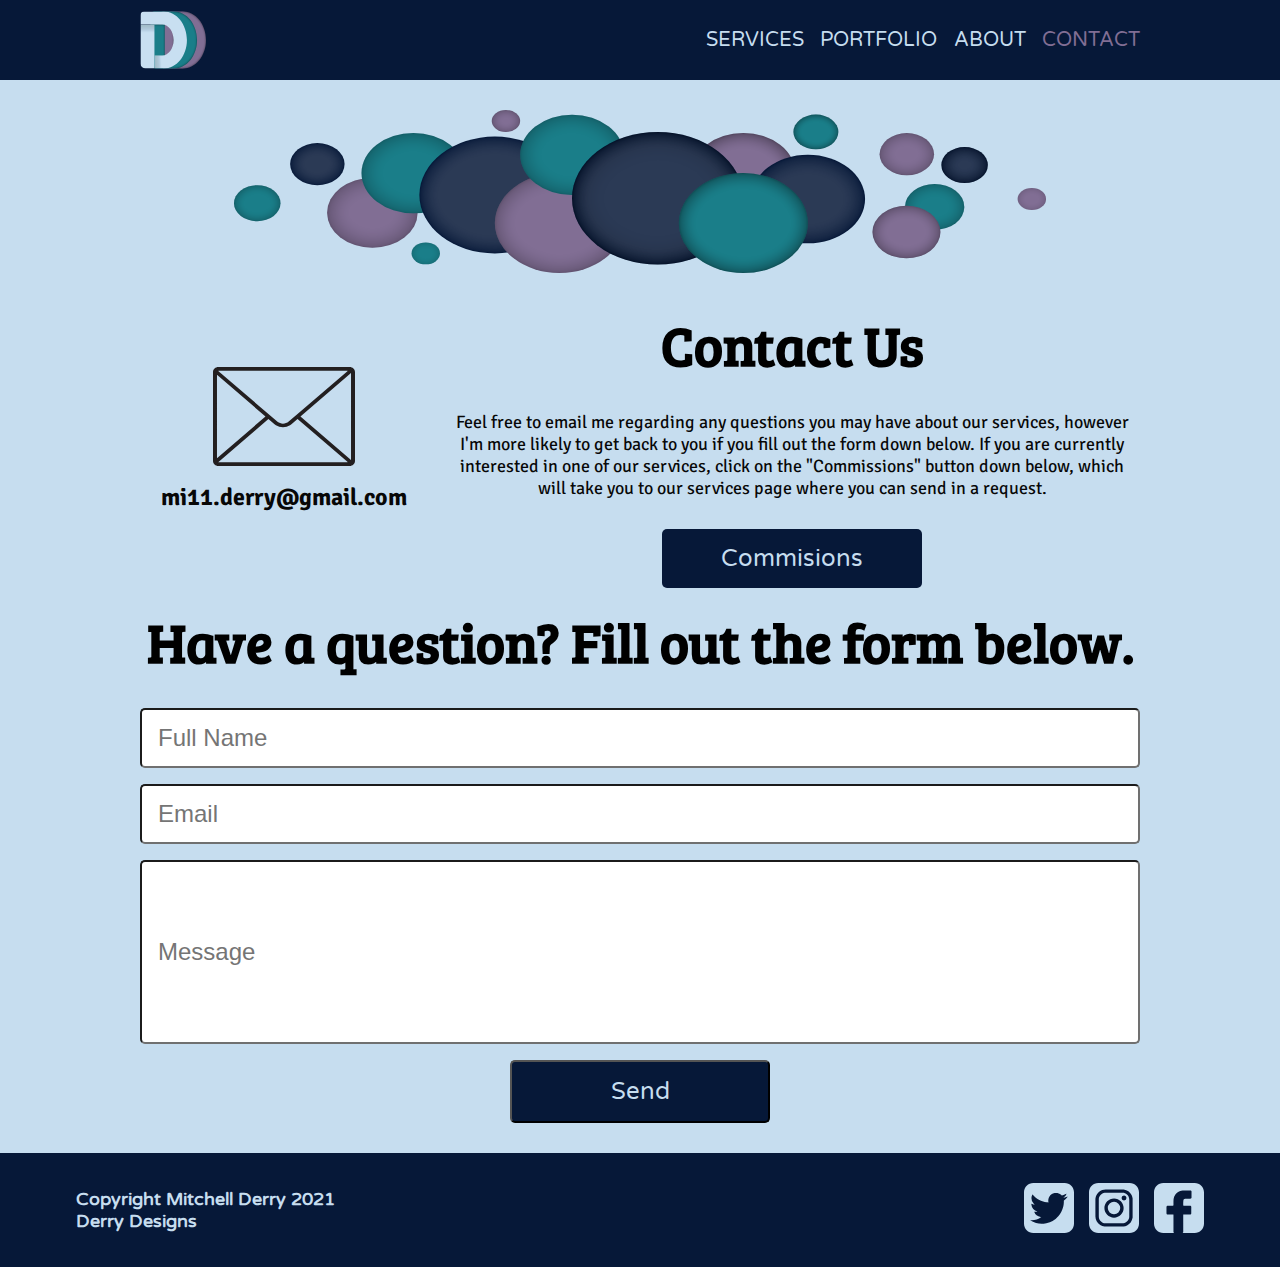
<file: contact.html>
<!DOCTYPE html>
<html lang="en">
<head>
    <meta charset="UTF-8">
    <meta http-equiv="X-UA-Compatible" content="IE=edge">
    <meta name="viewport" content="width=
    , initial-scale=1.0">
    <title>Derry Designs!</title>
    <link rel="stylesheet" href="css/style.css">
    <link rel="preconnect" href="https://fonts.gstatic.com" crossorigin>
    <link href="https://fonts.googleapis.com/css2?family=Bree+Serif&family=Signika+Negative&family=Varela+Round&display=swap" rel="stylesheet">
</head>
    <body>
        <header>
            <a href="index.html"><img src="images/Graphics/Logo.svg" alt="Logo" class="logo"></a>
            <nav>
                <ul>
                    <li><a href="services.html">SERVICES</a></li>
                    <li><a href="portfolio.html">PORTFOLIO</a></li>
                    <li><a href="about.html">ABOUT</a></li>
                    <li><a href="contact.html" class="current">CONTACT</a></li>
                </ul>
            </nav>
        </header>

        <main>
            <img src="images/Graphics/Graphic1.svg" alt="banner" class="banner">

            <div class="contact-info">
                <div class="contact-email">
                    <img src="images/Graphics/email.svg" alt="mail-icon">
                    <h4>mi11.derry@gmail.com</h4>
                </div>
                <div class="contact-us">
                    <h2>Contact Us</h2>
                    <p>Feel free to email me regarding any questions you may have about our services, however I'm more likely to get back to you if you fill out the form down below. If you are currently interested in one of our services, click on the "Commissions" button down below, which will take you to our services page where you can send in a request.
                    </p>
                    <a href="services.html" class="button">Commisions</a>
                </div>
            </div>

            <div>
                <h2>Have a question? Fill out the form below.</h2>

                <form>
                    <input type="text" placeholder="Full Name">
                    <input type="text" placeholder="Email">
                    <input type="text" placeholder="Message">
                    <button type="submit" class="button">Send</button>
                </form>
            </div>

        </main>

        <footer>
            <h4>Copyright Mitchell Derry 2021<br>
                Derry Designs</h4>

            <div class="social-icons">
                <a href="https://twitter.com/"><img src="images/Graphics/social-01.svg" alt="Twitter"></a>
                <a href="https://www.instagram.com/"><img src="images/Graphics/social-02.svg" alt="Instagram"></a>
                <a href="https://www.facebook.com/"><img src="images/Graphics/social-03.svg" alt="Facebook"></a>
            </div>
        </footer>
    </body>
</html>
</file>
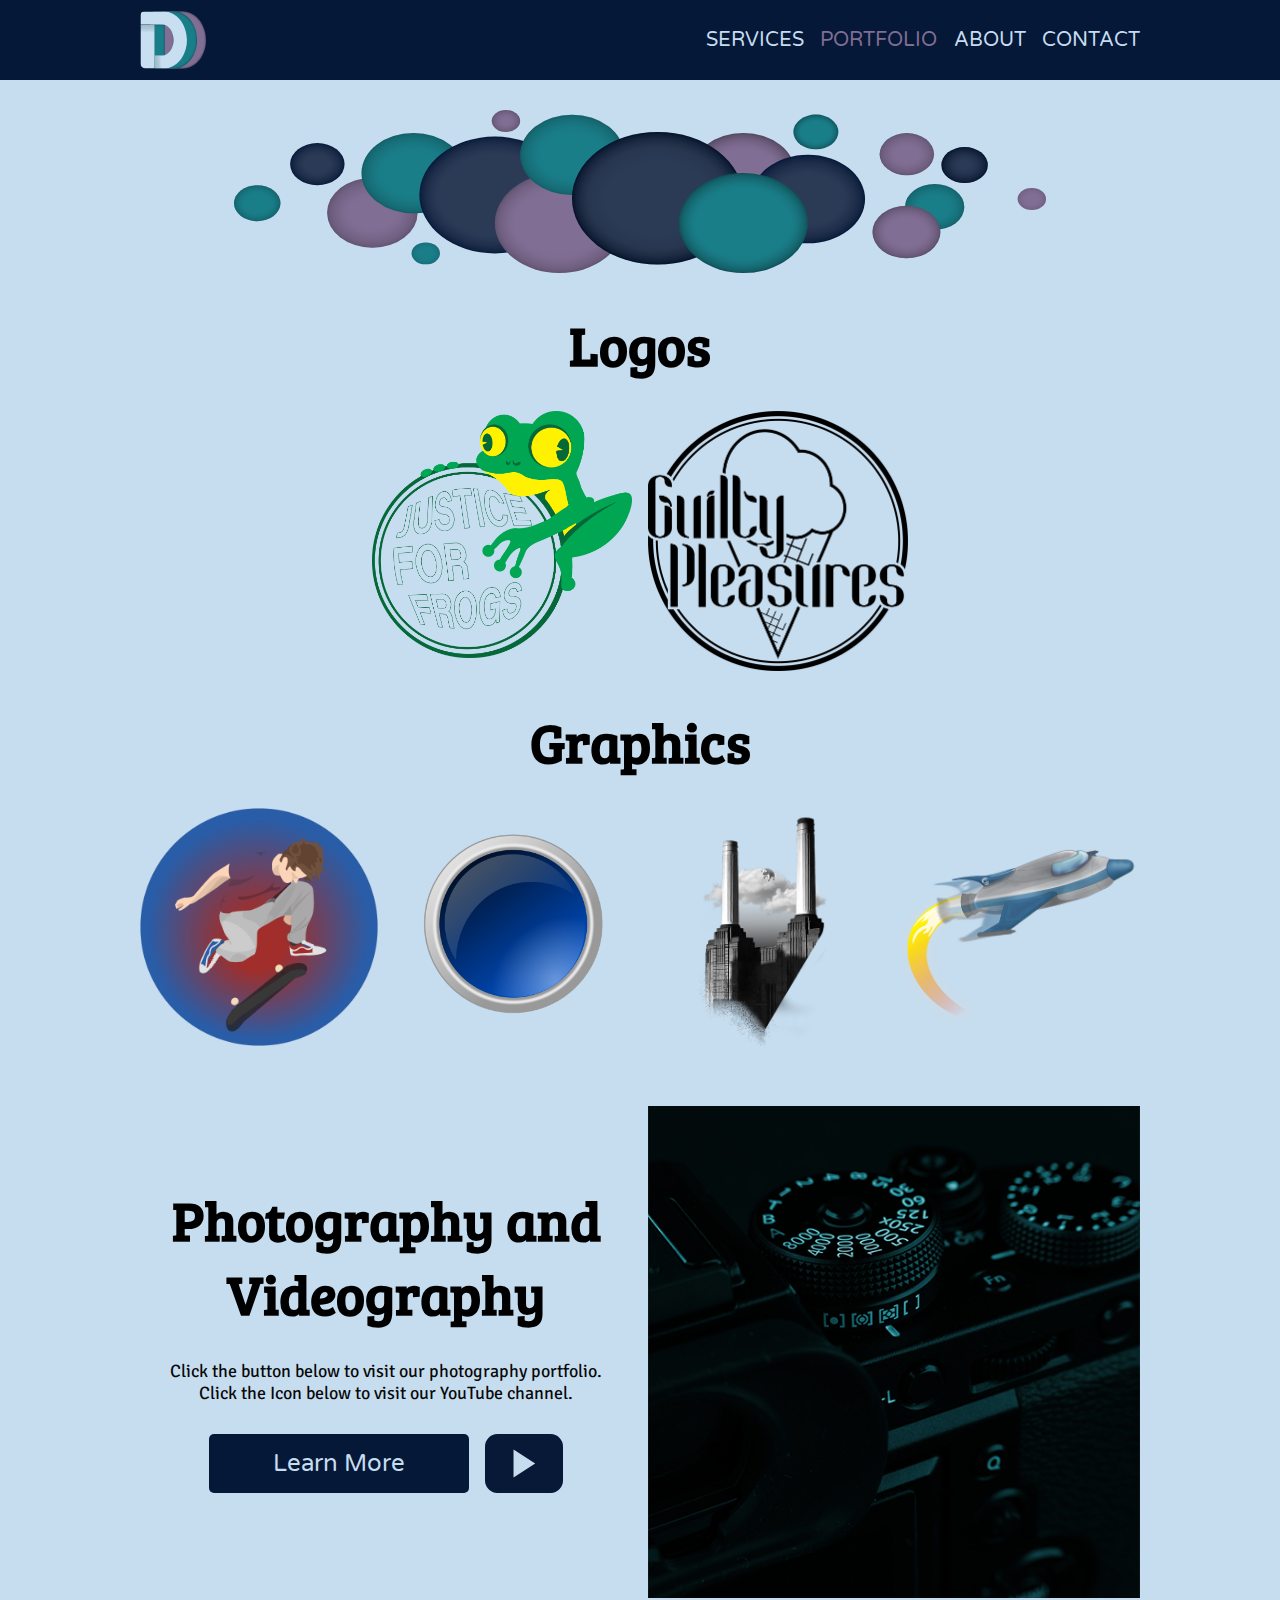
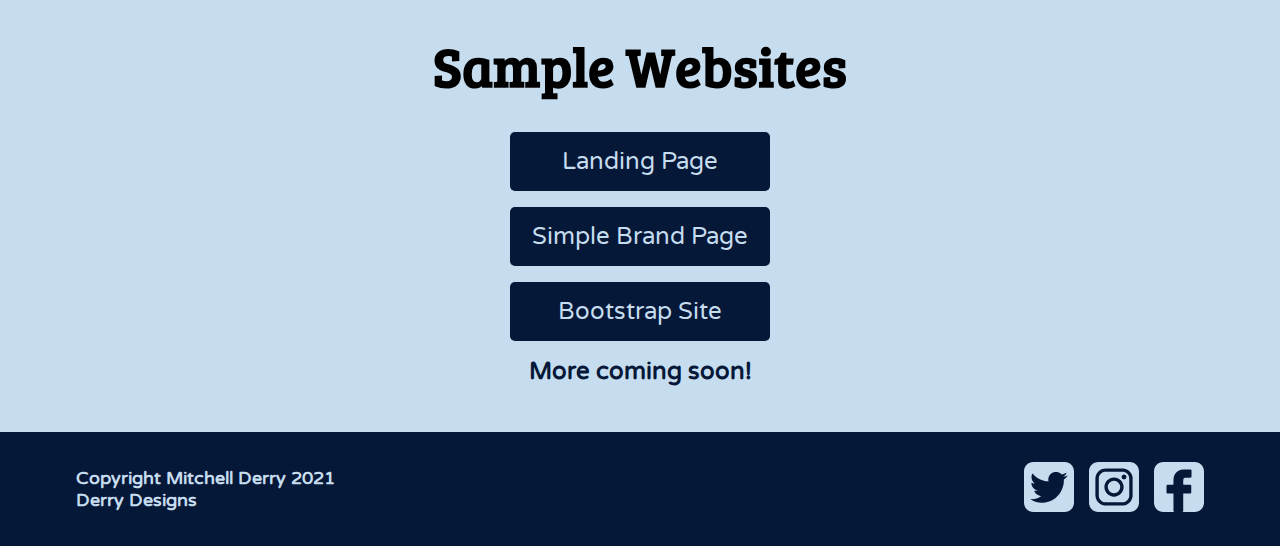
<file: portfolio.html>
<!DOCTYPE html>
<html lang="en">
<head>
    <meta charset="UTF-8">
    <meta http-equiv="X-UA-Compatible" content="IE=edge">
    <meta name="viewport" content="width=
    , initial-scale=1.0">
    <title>Derry Designs!</title>
    <link rel="stylesheet" href="css/style.css">
    <link rel="preconnect" href="https://fonts.gstatic.com" crossorigin>
    <link href="https://fonts.googleapis.com/css2?family=Bree+Serif&family=Signika+Negative&family=Varela+Round&display=swap" rel="stylesheet">
</head>
    <body>
        <header>
            <a href="index.html"><img src="images/Graphics/Logo.svg" alt="Logo" class="logo"></a>
            <nav>
                <ul>
                    <li><a href="services.html">SERVICES</a></li>
                    <li><a href="portfolio.html" class="current">PORTFOLIO</a></li>
                    <li><a href="about.html">ABOUT</a></li>
                    <li><a href="contact.html">CONTACT</a></li>
                </ul>
            </nav>
        </header>

        <main>
            <img src="images/Graphics/Graphic1.svg" alt="banner" class="banner">

            <div class="port-content">
                <h2>Logos</h2>
                <div class="port-icons port-logos"> 
                    <img src="images/Portfolio/Logo-sample.png" alt="Justice for frogs logo">
                    <img src="images/Portfolio/Logo_Large-02.png" alt="Guilty Pleasures logo">
                </div>

                <h2>Graphics</h2>
                <div class="port-icons port-graphics"> 
                    <img src="images/Portfolio/Avatar.png" alt="Skateboarding avatar">
                    <img src="images/Portfolio/glossy_blue_button.png" alt="button icon">
                    <img src="images/Portfolio/Tattoo_v2.png" alt="Animals graphic">
                    <img src="images/Portfolio/Rocket_graphic.png" alt="Rocket graphic">
                </div>
            </div>

            <div class="PaV-block">
                <h2 class="tb-title">Photography and Videography</h2>

                <div class="PaV-content">
                    <div>
                        <h2 class="mb-title">Photography and Videography</h2>
    
                        <img src="images/Pictures/port-dials-mb-750.jpg" alt="Dials on a DSLR camera" class="mb-img picture">
    
                        <p>
                            Click the button below to visit our photography portfolio.<br>
                            Click the Icon below to visit our YouTube channel.
                        </p>
    
                        <div class="btn-icon">
                            <a href="https://derr0037.myportfolio.com/" class="button">Learn More</a>
                            <a href="https://www.youtube.com/channel/UCFP03p7TuGGWSOH-RkUiwrQ">
                                <img src="images/Graphics/youtube.svg" alt="youtube-icon">
                            </a>
                        </div>
                    </div>
    
                    <img src="images/Pictures/port-dials-tb-450.jpg" alt="Dials on a DSLR camera" class="tb-img picture">
                    <img src="images/Pictures/port-dials-dt-536.jpg" alt="Dials on a DSLR camera" class="dt-img picture">
                </div>
            </div>

            <div class="samples">
                <h2>Sample Websites</h2>
                <div class="web-buttons">
                    <a href="https://derr0037.github.io/landing-page/" class="button">Landing Page</a>
                    <a href="https://derr0037.github.io/mid-term-prototype/" class="button">Simple Brand Page</a>
                    <a href="https://derr0037.github.io/bootstrap-this/" class="button">Bootstrap Site</a>
                </div>
                <h4>More coming soon!</h4>
            </div>
        </main>

        <footer>
            <h4>Copyright Mitchell Derry 2021<br>
                Derry Designs</h4>

            <div class="social-icons">
                <a href="https://twitter.com/"><img src="images/Graphics/social-01.svg" alt="Twitter"></a>
                <a href="https://www.instagram.com/"><img src="images/Graphics/social-02.svg" alt="Instagram"></a>
                <a href="https://www.facebook.com/"><img src="images/Graphics/social-03.svg" alt="Facebook"></a>
            </div>
        </footer>
    </body>
</html>
</file>
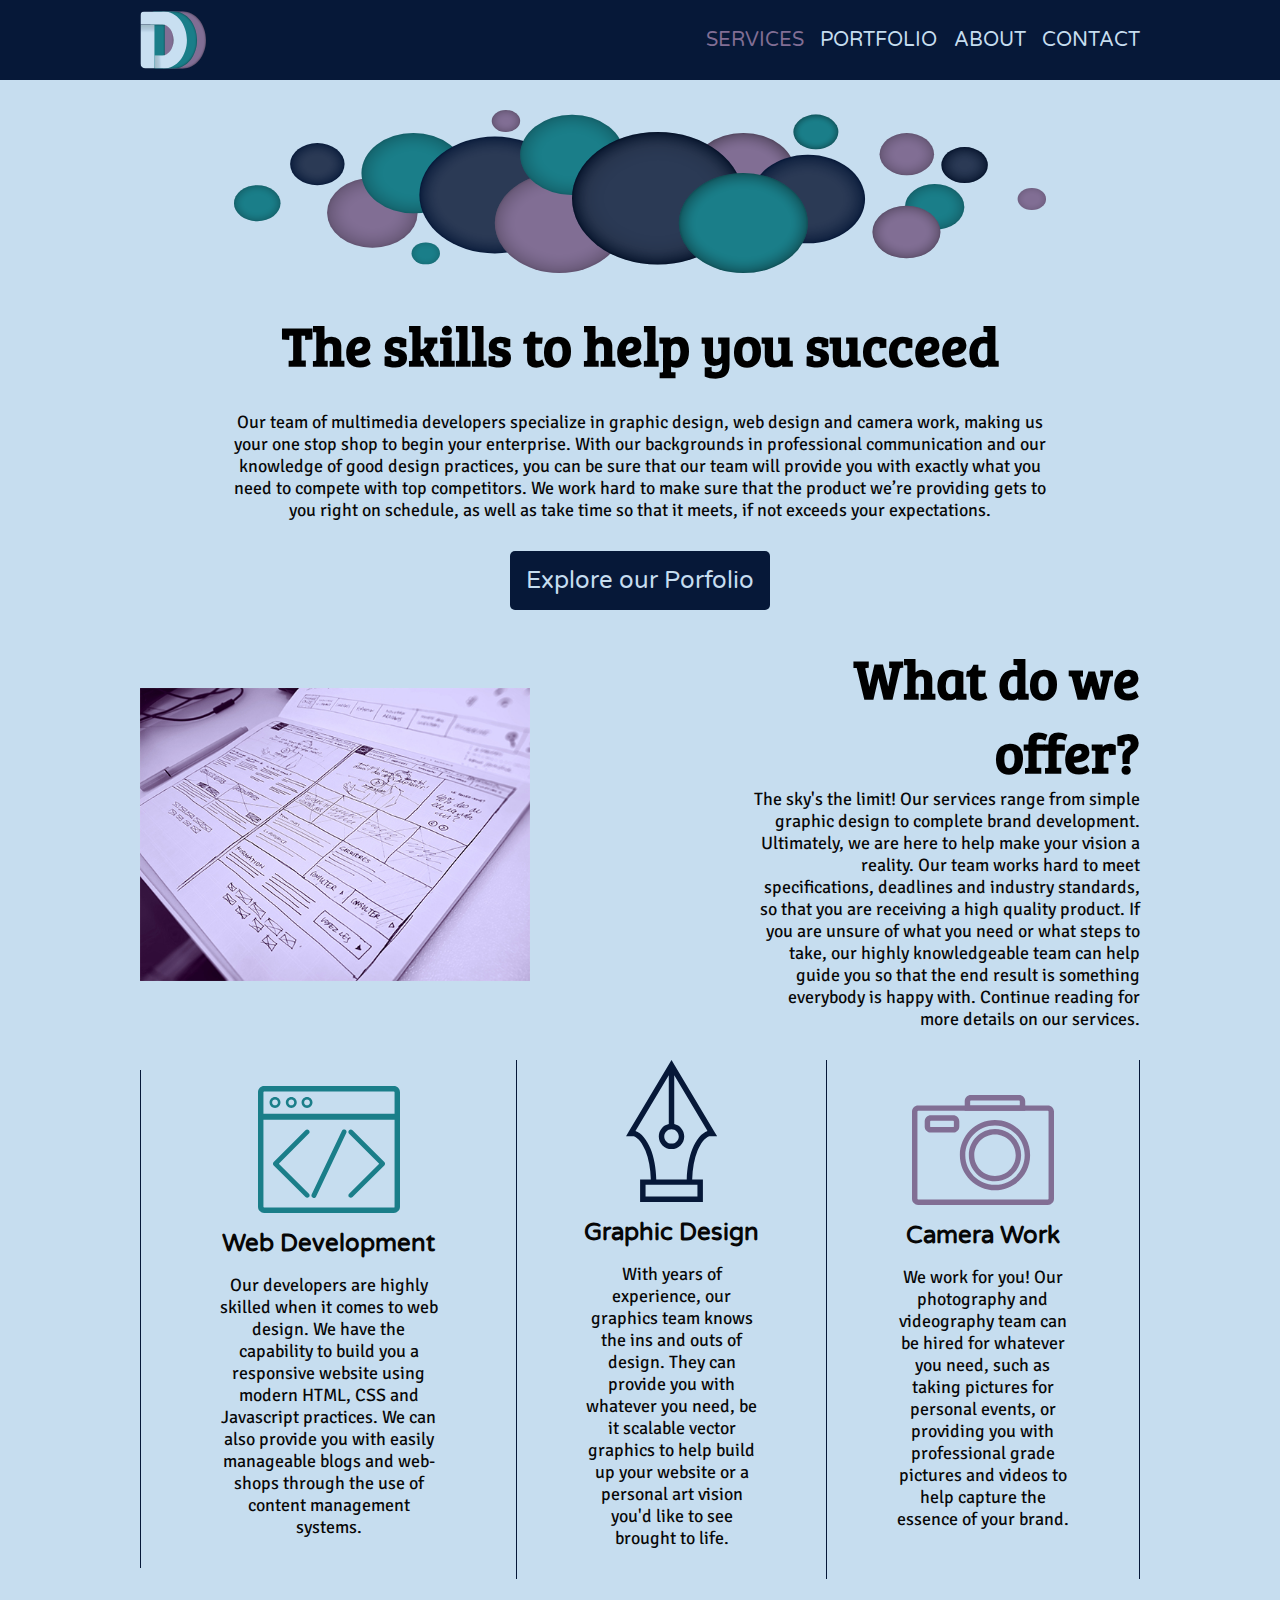
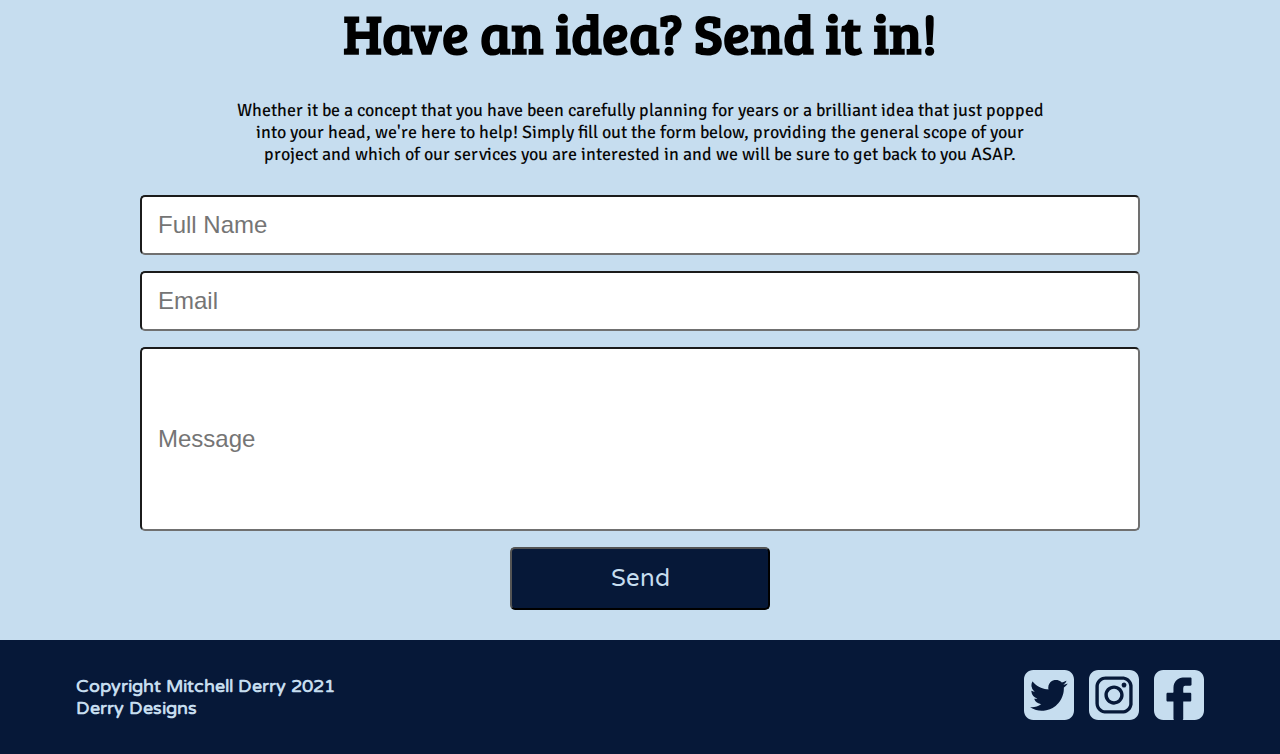
<file: services.html>
<!DOCTYPE html>
<html lang="en">
<head>
    <meta charset="UTF-8">
    <meta http-equiv="X-UA-Compatible" content="IE=edge">
    <meta name="viewport" content="width=
    , initial-scale=1.0">
    <title>Derry Designs!</title>
    <link rel="stylesheet" href="css/style.css">
    <link rel="preconnect" href="https://fonts.gstatic.com" crossorigin>
    <link href="https://fonts.googleapis.com/css2?family=Bree+Serif&family=Signika+Negative&family=Varela+Round&display=swap" rel="stylesheet">
</head>
    <body>
        <header>
            <a href="index.html"><img src="images/Graphics/Logo.svg" alt="Logo" class="logo"></a>
            <nav>
                <ul>
                    <li><a href="services.html" class="current">SERVICES</a></li>
                    <li><a href="portfolio.html">PORTFOLIO</a></li>
                    <li><a href="about.html">ABOUT</a></li>
                    <li><a href="contact.html">CONTACT</a></li>
                </ul>
            </nav>
        </header>

        <main>
            <img src="images/Graphics/Graphic1.svg" alt="banner" class="banner">

            <div class="serv-block-one">
                <h2>The skills to help you succeed</h2>
                <p>Our team of multimedia developers specialize in graphic design, web design and camera work, making us your one stop shop to begin your enterprise. With our backgrounds in professional communication and our knowledge of good design practices, you can be sure that our team will provide you with exactly what you need to compete with top competitors. We work hard to make sure that the product we’re providing gets to you right on schedule, as well as take time so that it meets, if not exceeds your expectations.
                </p>
                <a href="portfolio.html" class="button">Explore our Porfolio</a>
            </div>

            <div class="block-offer">
                <img src="images/Pictures/serv-papers-dt-536.jpg" alt="Wireframe paper prototypes" class="dt-img picture">
                <img src="images/Pictures/serv-papers-tb-300.jpg" alt="Wireframe paper prototypes" class="tb-img picture">

                <div class="offer-text">
                    <h2>What do we offer?</h2>
                    <img src="images/Pictures/serv-papers-mb-750.jpg" alt="Wireframe paper prototypes" class="mb-img picture">
                    <p>The sky's the limit! Our services range from simple graphic design to complete brand development. Ultimately, we are here to help make your vision a reality. Our team works hard to meet specifications, deadlines and industry standards, so that you are receiving a high quality product. If you are unsure of what you need or what steps to take, our highly knowledgeable team can help guide you so that the end result is something everybody is happy with. Continue reading for more details on our services.
                    </p>
                </div>
                
            </div>

            <div class="services">
                <div>
                    <img src="images/Graphics/WebIcon.svg" alt="Web-dev icon" class="serv-icon">
                    <h4>Web Development</h4>
                    <p>Our developers are highly skilled when it comes to web design. We have the capability to build you a responsive website using modern HTML, CSS and Javascript practices. We can also provide you with easily manageable blogs and web-shops through the use of content management systems.
                    </p>
                </div>

                <div>
                    <img src="images/Graphics/PenIcon.svg" alt="Graphic design icon" class="serv-icon dt-pen">
                    <h4>Graphic Design</h4>
                    <p>With years of experience, our graphics team knows the ins and outs of design. They can provide you with whatever you need, be it scalable vector graphics to help build up your website or a personal art vision you'd like to see brought to life.
                    </p>
                </div>

                <div>
                    <img src="images/Graphics/CameraIcon.svg" alt="Camera work icon" class="serv-icon">
                    <h4>Camera Work</h4>
                    <p>We work for you! Our photography and videography team can be hired for whatever you need, such as taking pictures for personal events, or providing you with professional grade pictures and videos to help capture the essence of your brand.
                    </p>
                </div>
            </div>

            <div class="form-block">
                <h2>Have an idea? Send it in!</h2>
                <p>Whether it be a concept that you have been carefully planning for years or a brilliant idea that just popped into your head, we're here to help! Simply fill out the form below, providing the general scope of your project and which of our services you are interested in and we will be sure to get back to you ASAP.
                </p>

                <form>
                    <input type="text" placeholder="Full Name">
                    <input type="text" placeholder="Email">
                    <input type="text" placeholder="Message">
                    <button type="submit" class="button">Send</button>
                </form>
            </div>

        </main>        

        <footer>
            <h4>Copyright Mitchell Derry 2021<br>
                Derry Designs</h4>

            <div class="social-icons">
                <a href="https://twitter.com/"><img src="images/Graphics/social-01.svg" alt="Twitter"></a>
                <a href="https://www.instagram.com/"><img src="images/Graphics/social-02.svg" alt="Instagram"></a>
                <a href="https://www.facebook.com/"><img src="images/Graphics/social-03.svg" alt="Facebook"></a>
            </div>
        </footer>
    </body>
</html>
</file>
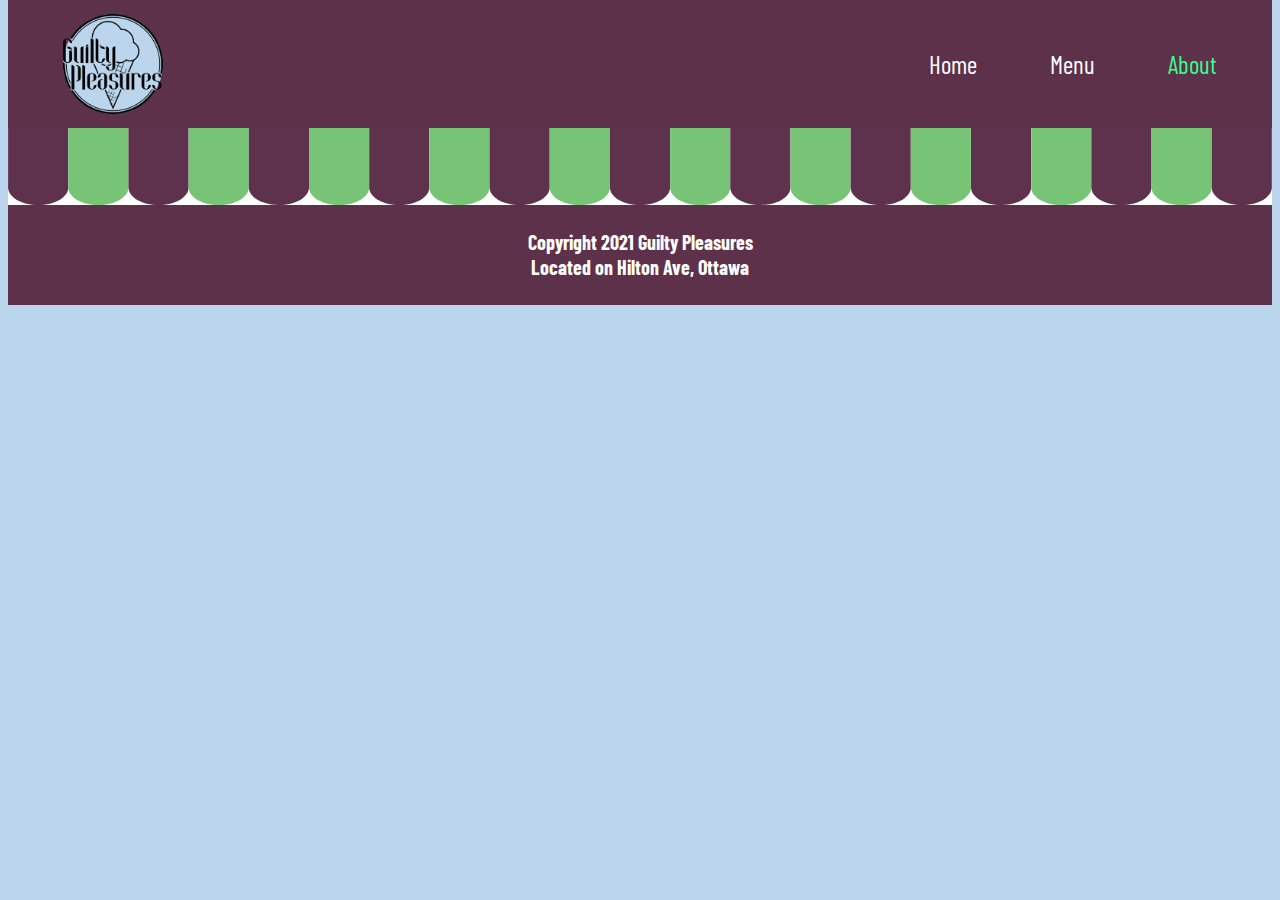
<file: mid-term-prototype/about.html>
<!DOCTYPE html>
<html lang="en">
<head>
    <meta charset="UTF-8">
    <meta http-equiv="X-UA-Compatible" content="IE=edge">
    <meta name="viewport" content="width=device-width, initial-scale=1.0">
    <title>Guilty Pleasures!</title>
    <link rel="stylesheet" href="css/style.css">
    <link rel="preconnect" href="https://fonts.googleapis.com">
    <link rel="preconnect" href="https://fonts.gstatic.com" crossorigin>
    <link href="https://fonts.googleapis.com/css2?family=Barlow+Condensed&family=Montserrat+Alternates:wght@500&family=Quicksand&display=swap" rel="stylesheet">
</head>
<body>
    <header>
        <div class="logoBacking">
            <img src="images/icons/logo.png" class="logo">
        </div>

        <nav class="nav">
            <ul>
                <li><a href="index.html">Home</a></li>
                <li><a href="menu.html">Menu</a></li>
                <li><a href="about.html"  class="current">About</a></li>
            </ul>
        </nav>
    </header>

    <main>
        <div class="trimCont">
            <img src="images/icons/trim.svg" class="trim">
        </div>
    </main>

    <footer>
        <h5>Copyright 2021 Guilty Pleasures<br>Located on Hilton Ave, Ottawa</h5>
    </footer>
</body>
</html>
</file>
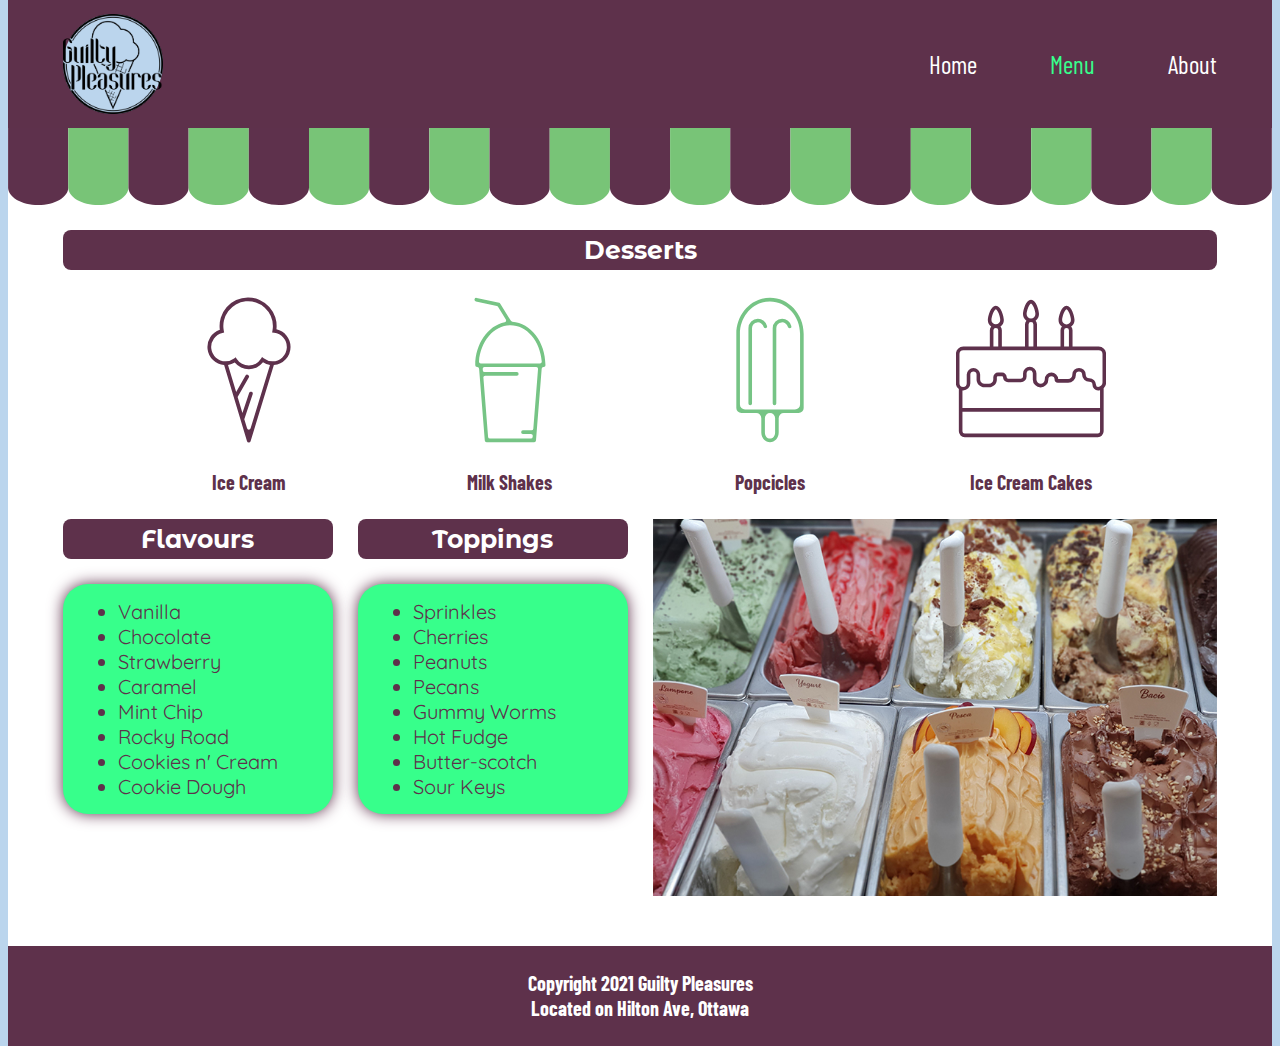
<file: mid-term-prototype/menu.html>
<!DOCTYPE html>
<html lang="en">
<head>
    <meta charset="UTF-8">
    <meta http-equiv="X-UA-Compatible" content="IE=edge">
    <meta name="viewport" content="width=device-width, initial-scale=1.0">
    <title>Guilty Pleasures!</title>
    <link rel="stylesheet" href="css/style.css">
    <link rel="preconnect" href="https://fonts.googleapis.com">
    <link rel="preconnect" href="https://fonts.gstatic.com" crossorigin>
    <link href="https://fonts.googleapis.com/css2?family=Barlow+Condensed&family=Montserrat+Alternates:wght@500&family=Quicksand&display=swap" rel="stylesheet">
</head>
<body>
    <header>
        <div class="logoBacking">
            <img src="images/icons/logo.png" class="logo">
        </div>

        <nav class="nav">
            <ul>
                <li> <a href="index.html">Home</a></li>
                <li><a href="menu.html" class="current">Menu</a></li>
                <li><a href="about.html">About</a></li>
            </ul>
        </nav>
    </header>

    <main>
        <div class="trimCont">
            <img src="images/icons/trim.svg" class="trim">
        </div>

        <div class="mainContent">
            <div class="title">
                <h3>Desserts</h3>
            </div>

            <div class="menuIcons">
                <div class="mIcon">
                    <img src="images/icons/dessert-02.svg">
                    <h4>Ice Cream</h4>
                </div>
                <div class="mIcon">
                    <img src="images/icons/dessert-01.svg">
                    <h4>Milk Shakes</h4>
                </div>
                <div class="mIcon">
                    <img src="images/icons/dessert-03.svg">
                    <h4>Popcicles</h4>
                </div>
                <div class="mIcon">
                    <img src="images/icons/dessert-04.svg">
                    <h4>Ice Cream Cakes</h4>
                </div>
            </div>

            <div class="menuLists">

                <div class="list">
                    <div class="title">
                        <h3>Flavours</h3>
                    </div>

                    <div class="textbox">
                        <ul>
                            <li>Vanilla</li>
                            <li>Chocolate</li>
                            <li>Strawberry</li>
                            <li>Caramel</li>
                            <li>Mint Chip</li>
                            <li>Rocky Road</li>
                            <li>Cookies n' Cream</li>
                            <li>Cookie Dough</li>
                        </ul>
                    </div>
                </div>

                <div class="list">
                    <div class="title">
                        <h3>Toppings</h3>
                    </div>

                    <div class="textbox">
                        <ul>
                            <li>Sprinkles</li>
                            <li>Cherries</li>
                            <li>Peanuts</li>
                            <li>Pecans</li>
                            <li>Gummy Worms</li>
                            <li>Hot Fudge</li>
                            <li>Butter-scotch</li>
                            <li>Sour Keys</li>
                        </ul>
                    </div>
                </div>

                <img src="images/pictures/flavours-767.jpg" class="flavours fOne">
                <img src="images/pictures/flavours-900.jpg" class="flavours fTwo">

            </div>

        </div>
    </main>

    <footer>
        <h5>Copyright 2021 Guilty Pleasures<br>Located on Hilton Ave, Ottawa</h5>
    </footer>
</body>
</html>
</file>
<file: css/style.css>
:root {
    --primary: #C6DDEF;
    --secondary: #061838;
    --t-color: #070707;
    --purple: #816E94;
    --heading: 'Bree Serif', serif;
    --sub-head: 'Varela Round', sans-serif;
    --text: 'Signika Negative', sans-serif;
}

.tb-img {
    display: none;
}

.dt-img {
    display: none;
}

.tb-title {
    display: none;
}

body {
    margin:0px;
    background-color: var(--primary);
}

img.picture {
    max-width: 100%;
    width:fit-content;
    height: auto;
}

img.banner {
    margin-bottom: 30px;
}

h2 {
    font-family: var(--heading);
    font-size: 40px;
    margin: 0px; 
    margin-bottom: 16px;
}

a {
    text-decoration: none;
}

li a {
    font-family: var(--sub-head);
    color: var(--primary);
    font-size: 20px;
}

p {
    font-family: var(--text);
    font-size: 18px;
    margin: 0px;
    margin-bottom: 16px;
    color: var(--t-color);
}

h4 {
    font-family: var(--sub-head);
    color: var(--primary);
    font-size: 18px;
}

a.button {
    width: 182px;
    padding-top: 15px;
    padding-bottom: 15px;
    background-color: var(--secondary);
    border-radius: 5px;
    font-family: var(--sub-head);
    font-size: 24px;
    color: var(--primary);
    align-self: center;
}

button {
    padding-top: 15px;
    padding-bottom: 15px;
    background-color: var(--secondary);
    border-radius: 5px;
    font-family: var(--sub-head);
    font-size: 24px;
    color: var(--primary);
}

form {
    display: flex;
    flex-direction: column;
}

form input {
    font-size: 24px;
    padding: 16px;
    padding-top: 14px;
    padding-bottom: 14px;
    border-radius: 5px;
    margin-bottom: 16px;
    border-color: #707070;
}

form input:nth-child(3) {
    height: 152px;
}

/* Header Code */

header {
    display: flex;
    flex-direction: column;
    align-items: center;
    padding: 11px;
    padding-bottom: 0px;
    background-color: var(--secondary);
}

img.logo {
    height: 58px;
    width: auto;
    margin-bottom: 7px;
}

nav ul {
    list-style: none;
    text-align: center;
    padding: 0px;
    margin:0px;
}

ul li {
    margin-bottom: 11px;
}

nav a.current {
    color: var(--purple);
}

/*  Main Code   */

main {
    text-align: center;
    padding: 30px;
}

.home-block-one {
    margin-bottom: 16px;
    display: flex;
    flex-direction: column;
}

.home-icons {
    display: flex;
    height: 240px;
    justify-content: space-between;
    align-items: baseline;
    margin-bottom: 16px;
}

.home-icons img {
    max-width: 116px;
}

.home-icons img:nth-child(2) {
    height: 116px;
    align-self: flex-end;
}

.mb-img {
    display: flex;
    flex-direction: column;
}

.mb-img img {
    margin-bottom: 16px;
}

.mb-img img:last-child {
    margin-bottom: 0px;
}

.serv-block-one {
    display: flex;
    flex-direction: column;
    margin-bottom: 16px;
}

.serv-icon {
    max-width: 142px;
    max-height: 142px;
    margin-top: 16px;
    margin-bottom: 16px;
}

.services {
    border-top: solid 1px var(--secondary);
    border-bottom: solid 1px var(--secondary);
    margin-bottom: 16px;
}

.services h4 {
    color: var(--t-color);
    font-size: 24px;
    margin: 0px;
    margin-bottom: 16px;
} 

.offer-text img.mb-img {
    margin-bottom: 16px;
}

.port-icons img {
    max-width: 182px;
    height: auto;
}

.port-logos img:first-child {
    margin-bottom: 16px;
}

.PaV-block {
    margin-bottom: 16px;
}

.PaV-content img.mb-img {
    margin-bottom: 16px;
}

.btn-icon {
    display: flex;
    justify-content: space-between;
}

.btn-icon a img {
    height: 59px;
}

.samples h4 {
    font-size: 24px;
    color: var(--secondary);
    margin: 0px;
    margin-bottom: 16px;
}

.web-buttons {
    display: flex;
    flex-direction: column;
}

.web-buttons a {
    margin-bottom: 16px;
}

.about-me img.mb-img {
    margin-bottom: 16px;
}

.edu-content {
    display: flex;
    flex-direction: column;
}

.hob-content img.mb-img {
    margin-bottom: 16px;
}

.about-icons {
    display: flex;
    justify-content: space-between;
    margin-top: 16px;
    margin-bottom: 16px;
}

.about-icons img {
    max-height: 96px;
    max-width: 96px;
}

.about-edu {
    display: flex;
    flex-direction: column;
    margin-bottom: 16px;
    border-top: solid 1px var(--secondary);
}

.about-hobbies {
    border-top: solid 1px var(--secondary);
    padding-top: 16px;
}

.about-hobbies p {
    margin-bottom: 0px;
}

.contact-email {
    border-bottom: solid 1px var(--secondary);
    margin-bottom: 16px;
}

.contact-email img {
    max-width: 142px;
    margin-bottom: 16px;
}

.contact-email h4 {
    font-family: var(--text);
    font-size: 24px;
    color: var(--t-color);
    margin: 0px;
    margin-bottom: 16px;
}

.contact-us {
    display: flex;
    flex-direction: column;
    margin-bottom: 16px;
}

/* footer code */

footer {
    display: flex;
    flex-direction: column-reverse;
    text-align: center;
    align-items: center;
    padding: 15px;
    background-color: var(--secondary);
}

footer h4 {
    margin: 0px;
}

.social-icons {
    display: flex;
    max-width: 180px;
    margin-bottom: 15px;
}

.social-icons img {
    width: 50px;
    height: auto;
}

.social-icons a:nth-child(2) img {
    margin-left: 15px;
    margin-right: 15px;
}

@media screen and (min-width: 768px) {

    p {
        font-size: 18px
    }

    .mb-img {
        display: none;
    }

    .tb-img {
        display: block;
    }

    h2 {
        font-size: 55px;
    }

    a.button {
        width: 260px;
    }

    /* Header Code */

    header {
        padding-left: 76px;
        padding-right: 76px;
        display: flex;
        flex-direction: row;
        justify-content: space-between;
    }

    nav ul {
        display: flex;
        flex-direction: row;
        width: 434px;
        justify-content: space-between;
    }

    /* Main Code */

    h2, h3, h4, p {
        margin-bottom: 30px;
    }

    .home-block-one {
        margin-bottom: 30px;
    }

    main {
        padding-left: 76px;
        padding-right: 76px;
    }

    .home-icons {
        align-items: center;
        height: auto;
        margin-bottom: 30px;
    }

    .home-icons img {
        max-width: 142px;
        max-height: 142px;
    }

    .home-icons img:nth-child(2) {
        align-self: inherit;
    }

    .tb-img {
        display: grid;
        grid-template-areas: 
        "serv port"
        "serv contact";
        column-gap: 16px;
        row-gap: 11px;
    }

    .tb-img .serv {
        grid-area: serv;
    }

    .tb-img .port {
        grid-area: port;
    }

    .tb-img .contact {
        grid-area: contact;
    }

    .serv-block-one {
        margin-bottom: 30px;
    }

    .block-offer {
        display: grid;
        grid-template-columns: repeat(8, minmax(0, 1fr));
        column-gap: 16px;
        margin-bottom: 30px;
    }

    .block-offer img {
        grid-column: 1/4;
    }

    .offer-text {
        margin-top: auto;
        margin-bottom: auto;
    }

    .block-offer .offer-text {
        grid-column: 4/9;
        display: flex;
        flex-direction: column;
    }

    .offer-text h2 {
        margin-bottom: 0px;
    }

    .offer-text p, .offer-text h2 {
        margin-bottom: 0px;
        text-align: right;
    }

    .services div{
        display: flex;
        flex-direction: column;
        align-items: center;
    }

    .services p {
        max-width: 60%;
        padding-bottom: 30px;
        border-bottom: solid 1px var(--secondary);
    }

    .services div:nth-of-type(3) p{
        border-bottom:none;
        padding-bottom: 0px;
    }

    .port-content {
        display: flex;
        flex-direction: column;
        align-items: center;
    }

    .port-icons {
        display: grid;
        grid-template-columns: repeat(2, minmax(0, 1fr));
        max-width: 616px;
        column-gap: 16px;
        row-gap: 16px;
        margin-bottom: 30px;
    }

    .port-icons img {
        max-width: 500px;
        width: 100%;
    }

    .mb-title {
        display: none;
    }

    .tb-title {
        display: inline;
    }

    .PaV-content {
        display: grid;
        grid-template-columns: repeat(8, minmax(0, 1fr));
        column-gap: 16px;
        margin-top: 30px;
        margin-bottom: 30px;
    }

    .PaV-content div {
        grid-column: 1/5;
        display: flex;
        flex-direction: column;
        justify-content: center;
    }

    .PaV-content div .button {
        margin-bottom: 30px;
    }

    .PaV-content img {
        grid-column: 5/9;
    }

    .abt-content {
        display: grid;
        grid-template-columns: repeat(8, minmax(0, 1fr));
        column-gap: 16px;
        margin-top: 30px;
        margin-bottom: 30px;
    }

    .abt-content img {
        grid-column: 1/5;
    }

    .abt-content p {
        grid-column: 5/9;
        text-align: end;
        margin-top: auto;
        margin-bottom: auto;
    }

    .about-edu {
        display: grid;
        grid-template-columns: repeat(8, minmax(0, 1fr));
        column-gap: 16px;
        padding-top: 30px;
        margin-bottom: 30px;
    }

    .about-icons {
        grid-column: 1/3;
        flex-direction: column;
    }

    .about-icons img {
        max-width: 100%;
    }

    .edu-content {
        grid-column: 3/9;
        display: flex;
        flex-direction: column;
    }

    .about-hobbies {
        display: grid;
        grid-template-columns: repeat(8, minmax(0, 1fr));
        column-gap: 16px;
        padding-top: 30px;
    }

    .hob-content {
        grid-column: 1/5;
        margin-top: auto;
        margin-bottom: auto;
    }

    .hob-content p {
        text-align: start;
    }

    .about-hobbies img {
        grid-column: 5/9;
    }

    /* Footer Code */

    footer {
        padding-left: 76px;
        padding-right: 76px;
        padding-top: 30px;
        padding-bottom: 30px;
        display: flex;
        flex-direction: row;
        text-align: left;
        justify-content: space-between;
    }

    .social-icons {
        margin-bottom: 0px;
    }

}

@media screen and (min-width: 1024px) {
    
    .tb-img {
        display: none;
    }

    .dt-img {
        display: block;
    }

    form {
        max-width: 1088px;
        margin-left: auto;
        margin-right: auto;
    }

    /* Header Code */

    header {
        padding-left: 140px;
        padding-right: 140px;
    }

    /* Main Code */

    main {
        padding-left: 140px;
        padding-right: 140px;
    }

    img.banner {
        max-width: 812px;
    }

    .home-block-one {
        max-width: 812px;
        margin-left: auto;
        margin-right: auto;
    }

    .home-icons {
        max-width: 1088px;
        margin-left: auto;
        margin-right: auto;
    }

    .home-icons img {
        max-width: 260px;
        max-height: 260px;
    }

    .home-icons img:nth-child(2) {
        height: 260px;
    }

    .dt-img {
        display: grid;
        grid-template-columns: repeat(10, minmax(0, 1fr));
        grid-template-rows: 1fr 1fr;
        column-gap: 16px;
        row-gap: 11px;
        max-width: 1364px;
        margin-left: auto;
        margin-right: auto;
    }

    .dt-img .picture {
        max-width: 100%;
    }

    .serv {
        grid-column: 1/7;
        grid-row: 1/3;
    }

    .port {
        grid-column: 7/11;
        grid-row: 1/2;
    }

    .contact {
        grid-column: 7/11;
        grid-row: 2/3;
    }

    .serv-block-one {
        max-width: 812px;
        margin-left: auto;
        margin-right: auto;
    }

    .block-offer {
        max-width: 1364px;
        grid-template-columns: repeat(10, minmax(0, 1fr));
        margin-left: auto;
        margin-right: auto;
    }

    .block-offer img {
        grid-column: 1/5;
        margin-bottom: auto;
        margin-top: auto;
    }

    .block-offer .offer-text {
        grid-column: 7/11;
    }

    .services {
        display: flex;
        flex-direction: row;
        max-width: 1242px;
        margin-left: auto;
        margin-right: auto;
        border:none;
        align-items: center;
        border-right: solid 1px var(--secondary);
    }

    .dt-pen {
        margin-top: 0px;
    }

    .services div {
        max-width: 414px;
    }

    .services div p {
        border: none;
        padding: 0px;
    }

    .services div:nth-child(1) {
        border-left: solid 1px var(--secondary);
    }

    .services div:nth-child(2) {
        border-left: solid 1px var(--secondary);
        border-right: solid 1px var(--secondary);
    }

    .form-block p {
        max-width: 812px;
        margin-left: auto;
        margin-right: auto;
    }

    form button {
        width: 260px;
        margin-left: auto;
        margin-right: auto;
    }

    .port-logos img {
        max-width: 260px;
    }

    .port-graphics {
        display: grid;
        grid-template-columns: 1fr 1fr 1fr 1fr;
        max-width: 1364px;
    }

    .port-graphics img {
        max-width: 260px;
    }

    h2.tb-title {
        display: none;
    }

    .PaV-content h2.mb-title {
        display: block;
        font-size: 55px;
    }

    .PaV-content .btn-icon {
        flex-direction: row;
    }

    .btn-icon a img {
        margin-left: 16px;
    }

    h2.tb-title.about-title {
        display: none;
    }

    .about-me {
        display: grid;
        grid-template-columns: repeat(10, minmax(0, 1fr));
        gap: 16px;
    }

    .about-me img {
        grid-column: 1/5;
        margin-bottom: auto;
        margin-top: auto;
    }

    .abt-content {
        grid-column: 7/11;
        display: flex;
        flex-direction: column;
        margin: 0px;
        margin-bottom: auto;
        margin-top: auto;
    }

    .about-me .mb-title {
        display: block;
    }

    .abt-content p {
        margin: 0px;
    }

    .about-edu {
        max-width: 1088px;
        margin-left: auto;
        margin-right: auto;
        border: none;
    }

    .about-icons {
        height: 425px;
        grid-column: 1/2;
    }

    .edu-content {
        grid-column: 2/9;
        margin-top: auto;
        margin-bottom: auto;
    }

    .edu-content p {
        text-align: start;
    }

    .about-hobbies {
        padding: 0px;
        border: none;
        grid-template-columns: repeat(10, minmax(0, 1fr));
        gap: 16px;
    }

    .about-hobbies img {
        grid-column: 7/11;
        margin-bottom: auto;
        margin-top: auto;
    }

    .hob-content {
        grid-column: 1/5;
        display: flex;
        flex-direction: column;
        margin: 0px;
        margin-bottom: auto;
        margin-top: auto;
    }

    .contact-info {
        display: grid;
        gap: 16px;
        max-width: 1364px;
        grid-template-columns: repeat(10, minmax(0, 1fr));
        margin-left: auto;
        margin-right: auto;
    }

    .contact-email {
        border-bottom: none;
        grid-column: 1/4;
        display: flex;
        flex-direction: column;
        justify-content: center;
        align-items: center;
    }

    .contact-us {
        grid-column: 4/11;
    }

}
</file>
<file: landing-page/style.css>
html {
    margin: 0px;
    padding: 0px;
    background-color: #F7F7FF;
}

body {
    margin: 0;
}

Header {
    /* max-width: 304px; */
    margin-left: 35.5px;
    margin-right: 35.5px;
}

main {
    /* max-width: 304px; */
    margin-left: 35.5px;
    margin-right: 35.5px;
}

header img {
    width: 115px;
    height: auto;
    grid-column-start: 1;
    padding-top:10px;
}

h1 {
    font-size: 60px;
    line-height: 73px;
    font-family: 'Montserrat', sans-serif;
    font-weight: bold;
    margin: 0px;
    margin-bottom: 1px;
}

h3 {
    font-size: 24px;
    line-height: 29px;
    font-family: 'Montserrat', sans-serif;
    font-weight: 400;
    margin: 0px;
}

main img {
    margin-top: 5px;
    margin-bottom: 15px;
}

/* Flex was chosen for a simple column layout with content that responds to different screen sizes */
.apply-box {
    border-radius: 26px;
    background-color: #FFFFFF;
    box-shadow: 5px 10px 15px rgb(51, 49, 49, 0.4);
    padding: 25px;
    display: flex;
    flex-direction: column;
    margin-bottom: 46px;
    height: auto;
}

.apply-box h3:nth-of-type(2) {
    display: none;
}

h2 {
    font-size: 40px;
    font-family: 'Montserrat', sans-serif;
    font-weight: bold;
    margin: 0px;
}

.apply-box h3 {
    font-size: 16px;
    margin-top: 10px;
    margin-bottom: 10px;
}

form input {
    font-family: 'Montserrat', sans-serif;
    font-weight: 400;
    font-size: 16px;
    padding: 10px;
    border-radius: 11px;
    border: none;
    background-color: #F4F4F5;
    margin-bottom: 15px;
}

.checkbox {
    margin: 0px;
    width: 25px;
    height: 25px;
    border-radius: 5px;
    border-color: #333131;
    margin-right: 10px;
}

.checklabel {
    margin-bottom: 15px;
    display:flex;
    align-items: center;
}

label {
    font-family: 'Montserrat', sans-serif;
    font-size: 16px;
}

.apply-box p {
    font-family: 'Montserrat', sans-serif;
    font-size: 17px;
}

.apply-box p a {
    color: #FF8480;
}

/* Flex was chosen to ensure that the contents fit the width of the container at different screen sizes*/
.apply-box form {
    display: flex;
    flex-direction: column;
}

button {
    border:none;
    border-radius: 11px;
    background-color: #57EEAB;
    font-family: 'Montserrat', sans-serif;
    font-weight: bold;
    font-size: 24px;
    text-align: center;
    height: 55px;
}

footer {
    background-color: #FFFD8C;
    padding-top: 22px;
    padding-bottom: 22px;
}

.content {
    margin-left: 35.5px;
    margin-right: 35.5px;
}

/* Grid was chosen so that the form contents could be arranged in specific order with specific sizes for each content*/
footer form {
    display: grid;
    grid-template-columns: repeat(4, minmax(0, 1fr));
    grid-template-rows: 1fr 1fr;
    column-gap: 10px;
}

.hours {
    grid-column: 1/2;
    margin-bottom:10px;
}
.city {
    grid-column: 2/5;
    margin-bottom:10px;
}

.calc {
    grid-column: 1/5;
    height: 40px;
    background-color: #FF8480;
    color: #F7F7FF;
}

.content h4 {
    font-family: 'Montserrat', sans-serif;
    font-size: 18px;
    margin: 0px;
    margin-bottom: 10px;
}

.content p {
    font-family: montserrat;
    font-size: 16px;
    margin: 0px;
    margin-bottom: 10px;
}

/* Flex was chosen so that the contents could have equal spacing between each other up to the given width*/
.icons {
    margin: 0px;
    margin-left: auto;
    margin-right: auto;
    margin-top: 25px;
    width: 260px;
    display: flex;
    justify-content: space-between;
}

@media screen and (min-width: 768px) {
    
    header {
        margin-left: 80px;
        margin-right: 80px;
        margin-bottom: 25px;
    }

    main {
        margin-left: 80px;
        margin-right: 80px;
    }

    .content {
        margin-left: 80px;
        margin-right: 80px;
    }

    h1 {
        font-size: 80px;
        line-height: 97px;
        margin-top: 7px;
    }

    /*--  --*/
    main img {
        display: none;
    }

    html {
        background-image: url(images/bg-image/scooter.svg);
        background-size: 55%;
        background-position-y: 35.5%;
        background-position-x: center;
        background-repeat: no-repeat;
    }

    .text h3 {
        margin-bottom: 334px;
    }

    .apply-box {
        padding: 40px;
    }

    .apply-box h3 {
        font-size: 30px;
    }

    .apply-form [type="text"] {
        height: 55px;
        padding-top: 0px;
        padding-bottom: 0px;
    }

    .apply-box p {
        text-align: center;
        font-size: 17px;
    }

    /*-- Uses a grid display to ensure the content remains the same size relative to the container as the viewport width changes */
    .content form {
        display: grid;
        grid-template-columns: 20% 43% 33%;
        grid-template-rows: auto;
        gap: 12.16px;
    }

    .hours {
        grid-column: 1/2;
        margin: 0px;
    }

    .city {
        grid-column: 2/3;
        margin: 0px;
    }

    .calc {
        grid-column: 3/4;
    }
}

@media screen and (min-width: 1280px){
    
    html {
        background-image: none;
    }

    header {
        margin-left: 140px;
        margin-right: 140px;
        margin-bottom: 58px;
    }

    /*-- Grid was chosen so that the content can be placed specifically and to ensure the width of the contents
    stays the same relative to the container as the viewport width changes --*/
    main {
        margin-left: 140px;
        margin-right: 140px;
        display: grid;
        grid-template-columns: repeat(12, minmax(0, 1fr));
        grid-template-rows: auto;
        gap: 1%;
        margin-bottom: 92px;
        background-image: url(images/bg-image/scooter.svg);
        background-repeat:no-repeat;
        background-position: center;
        background-size: 50% auto;
    }

    main img {
        display: none;
    }

    .content {
        margin-left: 140px;
        margin-right: 140px; 
        display: flex;
        justify-content: space-between;
    }
    
    footer {
        padding-top: 39.5px;
        padding-bottom: 39.5px;
    }

    /* Sets the span of the content from gridlines 1-5 and places the content in the first row*/
    main .text {
        grid-column: 1/5;
        grid-row: 1/2;
    }

    h1 {
        margin-bottom: 30px;
    }

    .text h3 {
        margin-bottom: auto;
    }

    /* Sets the span of the content from gridlines 9-13 and places the content in the first row*/
    main .apply-box {
        grid-column: 9/13;
        grid-row: 1/2;
    }

    .apply-box {
        padding-top: 25px;
        padding-bottom: 45px;
        max-height: 590px;
        margin: 0px;
    }

    .apply-box h3:nth-of-type(1) {
        display: none;
    }

    .apply-box h3:nth-of-type(2) {
        display:inherit;
    }

    .apply-box h3 {
        font-size: 24px;
    }

    .apply-box p {
        font-size: 15px;
    }

    p a {
        font-size: 16px;
    }

    .content form {
        max-width: 615px;
    }

    .icons {
        max-height: 30.625px;
        margin:0px;
        margin-top: auto;
        margin-bottom: auto;
    }
}
</file>
<file: media-grid/css/styles.css>
.grid {
    width: 90%;
    margin: 0 auto;
}

nav {
    background-color: khaki;
    display: flex;
    flex-direction: column;
}

p {
    font-family: Arial, Helvetica, sans-serif;
    line-height: 1.4;
    font-size: 1.2rem;
}

footer {
    background-color: #ccc;
}

footer p {
    font-size: 0.9rem;
    text-align: center;
}

@media (min-width: 800px){

    .grid {
        width: 700px;
        display: grid;
        grid-template-columns: repeat(3, 1fr);
        grid-template-rows: repeat(3, 1fr);
        grid-template-areas:
        "logo nav nav"
        "main main side"
        "footer footer footer"
    }

    .logo { grid-area: logo; }
    nav { grid-area: nav; }
    main { grid-area: main; }
    .sidebar { grid-area: side; }
    footer { grid-area: footer;}
}
</file>
<file: mid-term-prototype/css/style.css>
html {
    background-color: #BBD5ED;
}

body {
    margin: 0px;
    background-color: #FFFFFF;
}

header {
    display: flex;
    flex-direction: column;
    background-color: #5E314B;
    padding-top: 15px;
}

nav ul{
    display: flex;
    justify-content: space-evenly;
    list-style: none;
    padding: 0px;
    
}

.logoBacking {
    align-self: center;
    background-color: #BBD5ED;
    height:100px;
    border-radius: 50px;
}

img.logo {
    max-width: 100px;
    height: auto;
}

h2 {
    font-family: 'Montserrat Alternates', sans-serif;
    font-size: 35px;
}

p {
    font-family: 'Quicksand', sans-serif;
    font-size: 20px;
}

a {
    text-decoration: none;
    font-family: 'Barlow Condensed', sans-serif;
    font-size: 25px;
}

h3 {
    font-family: 'Montserrat Alternates', sans-serif;
    font-size: 25px;
}

h4 {
    font-family: 'Barlow Condensed', sans-serif;
    font-size: 20px;
}

h5 {
    font-family: 'Barlow Condensed', sans-serif;
    font-size: 20px;
}

li a {
    color: #FFFFFF;
}

li a.current {
    color: #37FF8B;
}

.trimCont {
    display: flex;
}

.trim {
    max-width:100%;
}

.mainContent {
    padding: 15px;
    display: flex;
    flex-direction: column;
}

.firstContent {
    display: flex;
    flex-direction: column;
}

.firstImg {
    width:100%;
    height: auto;
    margin-bottom: 15px;
}

.rightTop {
    background-color: #37FF8B;
    padding: 15px;
    padding-top: 25px;
    padding-bottom: 25px;
    display: flex;
    flex-direction: column;
    align-items: center;
    border-radius: 25px;
    margin-bottom:15px;
    color: #5E314B;
    box-shadow: 0px 0px 15px;
}

.rightTop a {
    color: #5E314B;
    border: solid #5E314B 2px;
    padding: 12px;
}

.rightTop h2 {
    margin: 0px;
    margin-bottom: 20px;
}

.rightTop p {
    margin: 0px;
    margin-bottom: 20px;
    text-align: center;
}

.webIcons div img {
    margin-bottom: 15px;
}

.webIcons div h4 {
    margin: 0px;
    margin-bottom: 15px;
    color: #5E314B;
}

.title {
    color: #FFFFFF;
    background-color: #5E314B;
    border-radius: 8px;
    display: flex;
    justify-content: center;
    padding-top: 5px;
    padding-bottom: 5px;
    margin-bottom: 15px;
}

.title h3 {
    margin: 0px;
}

.gallery {
    background-color: #37FF8B;
    padding: 15px;
    padding-top: 25px;
    padding-bottom: 25px;
    border-radius: 25px;
    display: flex;
    flex-direction: column;
    align-items: center;
    box-shadow: 0px 0px 15px;
}

.galImages {
    display: flex;
    flex-direction: column;
    max-width: 100%;
    margin-bottom: 15px;
}

.socialIcons {
    width: 345px;
    display: flex;
    justify-content:space-evenly;
    margin-bottom: 15px;
}

.socialIcons img{
    width: 85px;
    height: auto;
}

.gallery h3 {
    color:#5E314B;
    margin: 0px;
}

.webIcons {
    display: flex;
    justify-content: space-evenly;
    padding:15px;
    border: solid 2px #5E314B;
    border-radius: 25px;
    margin-bottom: 15px;
    padding-bottom: 0px;
}

div .web {
    width: 125px;
}

.webLeft, .webRight {
    display: flex;
    flex-direction: column;
    align-items: center;
}

footer {
    background-color: #5E314B;
    padding: 25px;
}

h5 {
    display: flex;
    justify-content: center;
    line-height: 25px;
    text-align: center;
    margin: 0px;
    color: #FFFFFF;
}

/* Menu Page */

.fTwo {
    display: none;
}

.textbox {
    color: #5E314B;
    background-color:#37FF8B;
}

.textbox ul {
    font-family: 'Quicksand', sans-serif;
    font-size: 20px;
}

.menuIcons {
    display:flex;
    flex-direction: row;
    justify-content: space-evenly;
}

.mIcon {
    display: flex;
    flex-direction: column;
    align-items: center;
}

.menuIcons img {
    width: 75px;
    height: auto;
    margin-bottom: 15px;
}

.menuIcons h4 {
    margin-top: 0px;
    margin-bottom: 14px;
}

.textbox {
    padding: 15px;
    border-radius: 25px;
    box-shadow: 0px 0px 15px;
    height: 100%;
    display: flex;
    flex-direction: row;
    margin-bottom: 15px;
}

.menuLists img {

    width: 100%;

}

@media screen and (min-width: 768px) {

    nav {
        width: 35%;
        align-self: center;
    }

    nav ul {
        justify-content: space-between;
    }

    .mainContent {
        padding: 30px;
    }

    .firstContent {
        display:grid;
        grid-template-areas: 
        "image image image icons"
        "image image image icons"
        "text text text icons"; 
        margin-bottom: 15px;
    }

    .firstImg {
        grid-area: image;
    }

    .rightTop {
        grid-area: text;
        margin: 0px;
    }

    .webIcons {
        grid-area: icons;
        flex-direction: column;
        margin-left: 15px;
        margin-bottom: 0px;
    }

    .galImages {
        display: grid;
        max-width: 767px;
        width: 100%;
        grid-template-areas:
         "shake shake shake shake"
         "shake shake shake shake"
         "two two hold hold";
    }

    .galOne {
        grid-area: two;
        max-width: 100%;
        height: auto;
    }
    
    .galTwo {
        grid-area: hold;
        max-width: 100%;
        height: auto;
    }
    
    .galThree {
        grid-area: shake;
        height: auto;
    }

    /* Menu Page */

    .fOne {
        display:none;
    }

    .fTwo {
        display: block;
    }

    .menuIcons {
        display:flex;
        flex-direction: row;
        justify-content: space-evenly;
    }

    .mIcon {
        display: flex;
        flex-direction: column;
        align-items: center;
    }

    .menuIcons img {
        width: 150px;
        height: auto;
        margin-bottom: 25px;
    }

    .menuIcons h4 {
        margin-top: 0px;
    }

    .textbox {
        padding: 15px;
        border-radius: 25px;
        box-shadow: 0px 0px 15px;
        height: 100%;
        display: flex;
        flex-direction: row;
        margin-bottom: 15px;
    }

    .menuLists {
        display: grid;
        grid-template-columns: repeat(3, minmax(0, 1fr));
        grid-template-rows: 1fr 1fr;
        column-gap: 25px;
        margin-bottom: 25px;
    }

    .menuLists img {
        height: 100%;
        width: fit-content;
        overflow: hidden;
    }

    .menuLists .list:nth-of-type(1) {
        grid-row: 1/2;
        grid-column: 1/2;
    }
    .list .textbox {
        height: fit-content;
    }

    .menuLists .list:nth-of-type(2) {
        grid-row: 2/3;
        grid-column: 1/2;
    }

    .menuLists img {
        grid-column: 2/4;
        grid-row: 1/3;
        overflow: hidden;
    }
}

@media screen and (min-width: 1024px) {

    @keyframes pulse {
        0% {
            transform: scale(1);
        }

        50% {
            transform: scale(1.1);
        }

        100% {
            transform: scale(1);
        }
    }

    header {
        flex-direction: row;
        justify-content: space-between;
        padding: 14px;
        padding-left: 55px;
        padding-right: 55px;
    }

    body {
        max-width: 1264px;
        margin-left: auto;
        margin-right: auto;
    }

    nav {
        width: 25%;
    }

    .mainContent {
        padding: 25px;
        padding-left: 55px;
        padding-right: 55px;
    }
    
    .firstContent {
        grid-template-areas: 
        "image image text text"
        "image image text text"
        ". icons icons .";
        column-gap: 58px;
        row-gap: 25px;
        margin-bottom: 25px;
    }

    .firstImg {
        margin: 0px;
    }

    .rightTop {
        max-height: fit-content;
    }

    .webIcons {
        display: flex;
        flex-direction: row;
        justify-content: space-evenly;
        margin: 0px;
    }

    div .web {
        width: 184px;
    }

    div .web:hover {
        animation-name: pulse;
        animation-duration: 1s;
        animation-iteration-count: infinite;
        animation-timing-function: linear;
    }
    
    .webLeft, .webRight {
        display: flex;
        flex-direction: column;
        align-items: center;
    }

    .galImages {
        display: flex;
        flex-direction: row;
        max-width: 100%;
        height: auto;
        justify-content: space-evenly;
        width: 100%;
        
    }

    .title {
        margin-bottom: 25px;
    }

    .galImages img {
        max-width: 286px;
    }

    .galOne, .galTwo {
        max-height: 100%;
    }

    /* Menu Page */

    .fOne {
        display: block;
    }

    .fTwo {
        display: none;
    }

    .menuIcons {
        display:flex;
        flex-direction: row;
        justify-content: space-evenly;
    }

    .mIcon {
        display: flex;
        flex-direction: column;
        align-items: center;
    }

    .menuIcons img {
        width: 150px;
        height: auto;
        margin-bottom: 25px;
    }

    .mIcon h4{
        justify-self: center;
        color: #5E314B;
        margin-top: 0px;
        margin-bottom: 25px;
    }

    .menuLists {
        display: grid;
        grid-template-columns: repeat(4, minmax(0, 1fr));
        grid-template-rows: 1fr;
        column-gap: 25px;
        margin-bottom: 25px;
    }

    .list .textbox {
        height: fit-content;
    }

    .menuLists .list:nth-of-type(1) {
        grid-column: 1/2;
        grid-row: 1;
    }

    .menuLists .list:nth-of-type(2) {
        grid-column: 2/3;
        grid-row: 1;
    }    

    .menuLists img {
        grid-column: 3/5;
        grid-row: 1;
        max-width: 100%;
    }

    .textbox {
        padding: 15px;
        border-radius: 25px;
        box-shadow: 0px 0px 15px;
        height: 100%;
        display: flex;
    }

    .list {
        display: flex;
        flex-direction: column;
    }

    .textbox ul {
        margin-top: auto;
        margin-bottom: auto;
    }

}
</file>
<file: mtm6201-page-redesign-master/style.css>
html {
    background-color: #6F8F72;
    color: #504B43;
}
/* Sets the background of the html document to colour #6F8F72 and the documents text to colour #504B43 */

body {
    width: 100%;
    margin: auto;
    display:flex;
    flex-direction: column;
    align-items: center;
}
/* 
Sets the width of the elements contents to 100% of the screen size and margins to auto
Sets the display to a flexbox, in the column direction with the items aligned in the center
*/

#nav.nav {
    width:100%;
    display:flex;
    justify-content: space-evenly;
    background-color: #212922;
    padding:0px;
    border: 0px;
    min-width: 760px;
}
/* 
Sets the navigations width to 100% of the screen size, displaying in flex with items evenly spaced
background colour changes to #212922, padding and border are removed and a minimum width is set at 760px
*/

#nav a {
    margin: 30px 16px;
    color: #E9EBF8;
}
/* Sets the nav links to the colour #E9EBF8 and adds vertical margins of 30px and horizontal margins at 16px*/

main#main {
    width: auto;
    max-width: 1400px;
}
/* Automates the width of the content in main and sets a max-width to 1400px*/

section#home {
    padding: 50px;
    background-color: #8FD694 ;
    font-family: Georgia, 'Times New Roman', Times, serif;
}
/* Adds 50px of padding, changes the background colour to #8FD694 and sets the font family form the home section */

section#about {
    padding: 50px;
    background-color: #E9EBF8;
    color: #504B43;
    font-size: 1.5rem;
    font-family: Georgia, 'Times New Roman', Times, serif;
    
}
/* Adds 50px of padding, changes the background colour to #E9EBF8, text colour to #504B43 and font size to 1.5rem
Font family is set for the about section*/

section#contact {
    padding: 50px;
    background-color: #8FD694;
    font-size: 1.5rem;
    display:flex;
    flex-direction: column;
    font-family: Georgia, 'Times New Roman', Times, serif;
}
/* Adds 50px of padding, changes the background colour to #8FD694, font size is set to 1.5rem, display is set to flex
and the flex direction is set to column, font family is set for the contact section  */

main .page-title, main .section-title  {
    margin-top: 0px;
}
/*clears the margin for the section titles */

form.contact-form {
    background-color: #E9EBF8;
    color: #212922;
    border: #212922 solid 3px;
}
/* 
Background colour is set to #E9EBF8, text colour is set to #212922 and a border of the same colour at 3px thickness
is added to the contact form section.
*/

form div {
    margin: 10px 0px;
}


input.contact-form-input, textarea.contact-form-input {
    padding-left:0px;
    padding-right: 0px;
}
/*left and right padding is removed from the contact form inputs */

footer {
    text-align: center;
    color: #E9EBF8;
}
/* Text is aligned to the center and the colour is set to #E9EBF8 */

@media screen and (min-width:1043px){

    img.about-image {
        width: 175px;
    }
    /* the about image width is set to 175 */
}
/* For screens bigger than or equal to 1043px */

@media screen and (min-width: 1920px){

    #nav.nav {
        display:flex;
        justify-content: center;
    }
    /* Navigation display is set to flex, content is justified to the center*/
}
/* For screens bigger than or equal to 1920px */
</file>
<file: mtm6201-page-redesign-master/base.css>
#nav {
  width: 1200px;
  margin: 0px auto;
  padding: 30px;

  border: 3px solid cadetblue;
  background-color: burlywood;
  text-align: center;
}

#main {
  max-width: 1200px;
  margin: 0px auto;

  background-color: rebeccapurple;
}

.nav .nav-link {
  margin: 1rem;

  font-size: 1.5rem;
  font-weight: bold;
  text-decoration: none;
}

#home {
  padding: 100px;
  background-color: indianred;
}

section.home {
  font-family: cursive;
  font-size: 1.5rem;
  text-align: center;
}

.page-title,
.section-title {
  font-size: 2.5rem;
  text-align: center;
}

#about {
  padding: 100px 0px;
  background-color: greenyellow;
}

.about {
  font-family: Arial, Helvetica, sans-serif;
  font-size: 1.75rem;
  color: lavender
}

.about-image {
  float: left;

  width: 300px;
}

#contact {
  padding: 100px 0px;
  background-color: f
}

.contact-form {
  padding: 30px;
  background-color: goldenrod;
  width: 600px;
  margin: 0px auto;
}

label {
  font-size: 1.5rem;

}

.contact-form-input {
  padding: 10px;
  width: 100%;
}
</file>
<file: picture-this/style.css>
@import url('https://fonts.googleapis.com/css?family=Roboto:300,700&display=swap');

html,
body {
  margin: 0;
  border: 0;
  font-family: 'Roboto', sans-serif;
}

.header {
  display: grid;
  grid-template-columns: 1fr;
  align-items: center;
  background-color: cadetblue;
}

.title {
  padding: 50px 25px;
  text-align: center;
}

h1 {
  font-size: 3rem;
  margin: 0;
}

h4 {
  font-size: 1.5rem;
  font-weight: 300;
}

img {
  display: block;
  max-width: 100%;
  height: auto;
}

@media (min-width: 960px) {
  .header {
    grid-template-columns: repeat(2, 1fr);
  }
}
</file>
